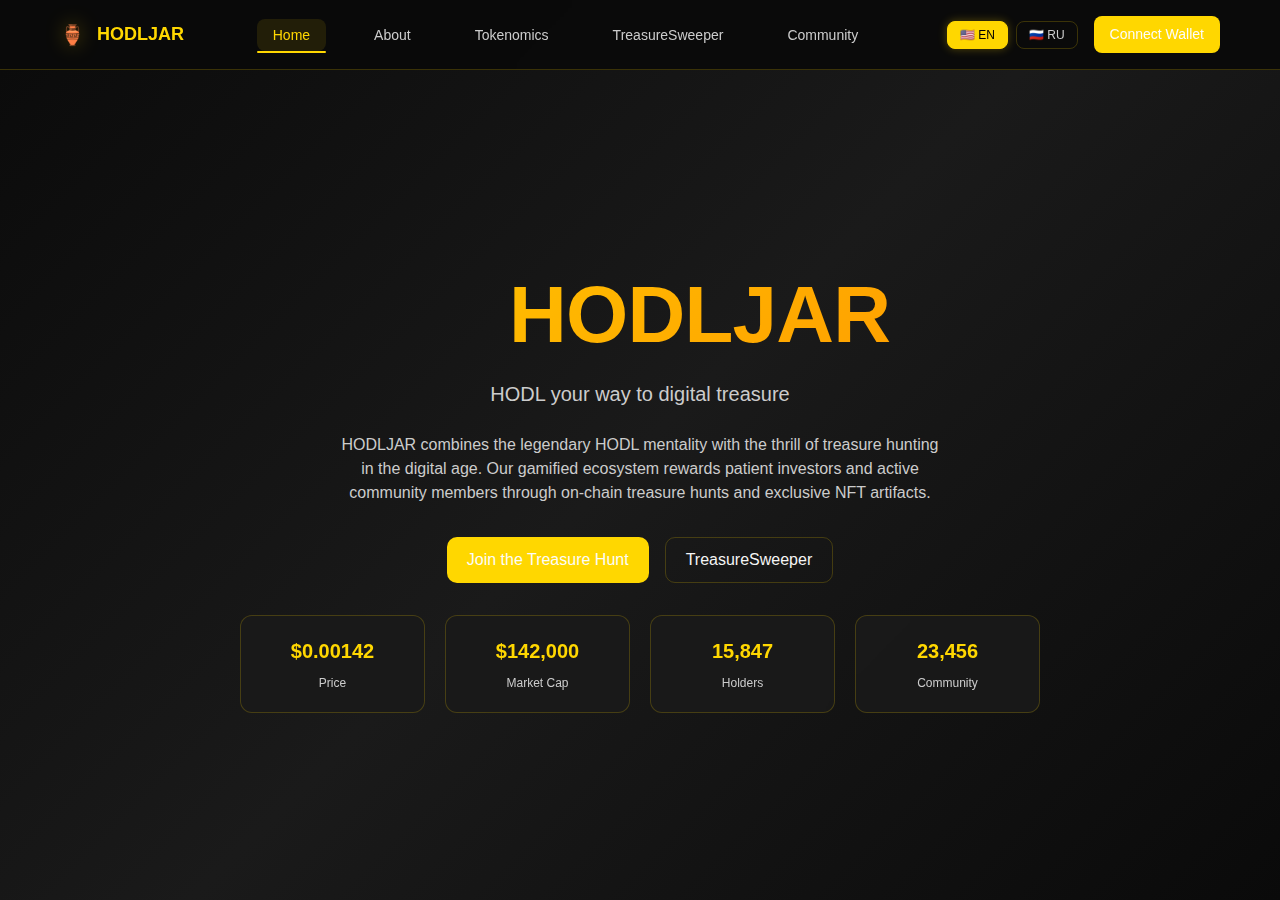
<file: index.html>
<!DOCTYPE html>
<html lang="en">
<head>
    <meta charset="UTF-8">
    <meta name="viewport" content="width=device-width, initial-scale=1.0">
    <title data-translate="title">HODLJAR - The Treasure Hunter's Meme Coin</title>
    <link rel="stylesheet" href="style.css">
</head>
<body>
    <!-- Navigation Header -->
    <nav class="main-nav">
        <div class="nav-container">
            <div class="nav-brand">
                <span class="brand-icon">🏺</span>
                <span class="brand-text">HODLJAR</span>
            </div>
            
            <div class="nav-menu">
                <button class="nav-link active" data-section="home" data-translate="home">Home</button>
                <button class="nav-link" data-section="about" data-translate="about">About</button>
                <button class="nav-link" data-section="tokenomics" data-translate="tokenomics">Tokenomics</button>
                <button class="nav-link" data-section="treasuresweeper" data-translate="treasureSweeper">TreasureSweeper</button>
                <button class="nav-link" data-section="community" data-translate="community">Community</button>
            </div>
            
            <div class="nav-actions">
                <div class="language-switcher">
                    <button class="lang-btn active" data-lang="en">🇺🇸 EN</button>
                    <button class="lang-btn" data-lang="ru">🇷🇺 RU</button>
                </div>
                <button class="btn btn--primary" id="connect-wallet" data-translate="connectWallet">Connect Wallet</button>
            </div>
        </div>
    </nav>

    <!-- Home Section -->
    <section id="home" class="page-section active">
        <div class="hero-section">
            <div class="container">
                <div class="hero-content">
                    <h1 class="hero-title">
                        <span class="treasure-icon">🏺</span>
                        HODLJAR
                    </h1>
                    <p class="hero-subtitle" data-translate="tagline">HODL your way to digital treasure</p>
                    <p class="hero-description" data-translate="aboutDesc1">HODLJAR combines the legendary HODL mentality with the thrill of treasure hunting in the digital age. Our gamified ecosystem rewards patient investors and active community members through on-chain treasure hunts and exclusive NFT artifacts.</p>
                    
                    <div class="hero-actions">
                        <button class="btn btn--primary btn--lg" data-translate="joinTreasureHunt">Join the Treasure Hunt</button>
                        <button class="btn btn--outline btn--lg game-btn" data-section="treasuresweeper" data-translate="treasureSweeper">TreasureSweeper</button>
                    </div>
                    
                    <div class="stats-grid">
                        <div class="stat-card">
                            <div class="stat-value">$0.00142</div>
                            <div class="stat-label">Price</div>
                        </div>
                        <div class="stat-card">
                            <div class="stat-value">$142,000</div>
                            <div class="stat-label">Market Cap</div>
                        </div>
                        <div class="stat-card">
                            <div class="stat-value">15,847</div>
                            <div class="stat-label">Holders</div>
                        </div>
                        <div class="stat-card">
                            <div class="stat-value">23,456</div>
                            <div class="stat-label">Community</div>
                        </div>
                    </div>
                </div>
            </div>
        </div>
    </section>

    <!-- About Section -->
    <section id="about" class="page-section">
        <div class="container">
            <h2 data-translate="about">About HODLJAR</h2>
            <div class="about-content">
                <p data-translate="aboutDesc1">HODLJAR combines the legendary HODL mentality with the thrill of treasure hunting in the digital age. Our gamified ecosystem rewards patient investors and active community members through on-chain treasure hunts and exclusive NFT artifacts.</p>
                <p data-translate="aboutDesc2">Built on Solana for lightning-fast transactions and low fees, HODLJAR creates a unique social experience where every holder becomes an explorer in search of digital riches.</p>
            </div>
        </div>
    </section>

    <!-- Tokenomics Section -->
    <section id="tokenomics" class="page-section">
        <div class="container">
            <h2 data-translate="tokenomics">Tokenomics</h2>
            <div class="tokenomics-content">
                <div class="token-supply">
                    <h3 data-translate="totalSupply">Total Supply</h3>
                    <div class="supply-value">100,000,000 JAR</div>
                </div>
                
                <div class="distribution-chart">
                    <div class="distribution-item">
                        <div class="distribution-bar">
                            <div class="bar-fill" style="width: 40%; background: var(--color-bg-1)"></div>
                        </div>
                        <div class="distribution-info">
                            <span class="percentage">40%</span>
                            <span class="label" data-translate="communityRewards">Community Rewards & Missions</span>
                        </div>
                    </div>
                    
                    <div class="distribution-item">
                        <div class="distribution-bar">
                            <div class="bar-fill" style="width: 30%; background: var(--color-bg-2)"></div>
                        </div>
                        <div class="distribution-info">
                            <span class="percentage">30%</span>
                            <span class="label" data-translate="liquidityExchange">Liquidity & Exchange Listings</span>
                        </div>
                    </div>
                    
                    <div class="distribution-item">
                        <div class="distribution-bar">
                            <div class="bar-fill" style="width: 15%; background: var(--color-bg-3)"></div>
                        </div>
                        <div class="distribution-info">
                            <span class="percentage">15%</span>
                            <span class="label" data-translate="teamAllocation">Team (locked 12 months)</span>
                        </div>
                    </div>
                    
                    <div class="distribution-item">
                        <div class="distribution-bar">
                            <div class="bar-fill" style="width: 10%; background: var(--color-bg-4)"></div>
                        </div>
                        <div class="distribution-info">
                            <span class="percentage">10%</span>
                            <span class="label" data-translate="marketingPartnerships">Marketing & Partnerships</span>
                        </div>
                    </div>
                    
                    <div class="distribution-item">
                        <div class="distribution-bar">
                            <div class="bar-fill" style="width: 5%; background: var(--color-bg-5)"></div>
                        </div>
                        <div class="distribution-info">
                            <span class="percentage">5%</span>
                            <span class="label" data-translate="treasuryDevelopment">Treasury & Development</span>
                        </div>
                    </div>
                </div>
            </div>
        </div>
    </section>

    <!-- TreasureSweeper Section -->
    <section id="treasuresweeper" class="page-section">
        <!-- Game Menu Screen -->
        <div id="game-menu" class="game-screen">
            <div class="container">
                <header class="game-header">
                    <h2 class="game-title" data-translate="gameTitle">TreasureSweeper Game</h2>
                    <p class="game-subtitle" data-translate="gameSubtitle">Find the treasure, avoid the traps!</p>
                    
                    <div class="daily-quest-card">
                        <h3 data-translate="dailyQuest">Daily Quest</h3>
                        <p id="daily-quest-text">Find 3 chests without mistakes</p>
                        <div class="quest-progress">
                            <span data-translate="questProgress">Quest Progress</span>: <span id="quest-progress">0/3</span>
                        </div>
                    </div>
                    
                    <div class="difficulty-selection">
                        <h3 data-translate="difficulty">Difficulty</h3>
                        <div class="difficulty-buttons">
                            <button class="difficulty-btn selected" data-difficulty="explorer">
                                <span class="difficulty-icon">🔍</span>
                                <div class="difficulty-info">
                                    <span class="difficulty-name" data-translate="explorer">Explorer</span>
                                    <span class="difficulty-desc">9×9 • 8 traps • 5 chests</span>
                                </div>
                            </button>
                            
                            <button class="difficulty-btn" data-difficulty="adventurer">
                                <span class="difficulty-icon">⚔️</span>
                                <div class="difficulty-info">
                                    <span class="difficulty-name" data-translate="adventurer">Adventurer</span>
                                    <span class="difficulty-desc">12×12 • 20 traps • 10 chests</span>
                                </div>
                            </button>
                            
                            <button class="difficulty-btn" data-difficulty="legend">
                                <span class="difficulty-icon">👑</span>
                                <div class="difficulty-info">
                                    <span class="difficulty-name" data-translate="legend">Legend</span>
                                    <span class="difficulty-desc">16×16 • 35 traps • 15 chests</span>
                                </div>
                            </button>
                        </div>
                    </div>
                    
                    <div class="game-menu-buttons">
                        <button id="start-game-btn" class="btn btn--primary btn--lg" data-translate="startGame">Start Game</button>
                        <button class="btn btn--secondary" data-translate="backToSite">Back to HODLJAR</button>
                    </div>
                </header>
            </div>
        </div>
        
        <!-- Game Playing Screen -->
        <div id="game-playing" class="game-screen hidden">
            <div class="container">
                <div class="game-interface">
                    <div class="game-header-bar">
                        <button id="back-to-game-menu" class="btn btn--outline btn--sm">Game Menu</button>
                        
                        <div class="game-stats">
                            <div class="stat-item">
                                <span class="stat-icon">📦</span>
                                <span data-translate="chestsFound">Chests Found</span>: <span id="chests-found">0</span>/<span id="total-chests">5</span>
                            </div>
                            <div class="stat-item">
                                <span class="stat-icon">💣</span>
                                <span data-translate="trapsLeft">Traps Left</span>: <span id="traps-left">8</span>
                            </div>
                            <div class="stat-item">
                                <span class="stat-icon">⏱️</span>
                                <span data-translate="time">Time</span>: <span id="game-timer">00:00</span>
                            </div>
                            <div class="stat-item">
                                <span class="stat-icon">⭐</span>
                                <span data-translate="score">Score</span>: <span id="current-score">0</span>
                            </div>
                        </div>
                        
                        <button id="new-game-btn" class="btn btn--primary btn--sm" data-translate="newGame">New Game</button>
                    </div>
                    
                    <div class="power-ups-panel">
                        <h4 data-translate="powerUps">Power-Ups</h4>
                        <div class="power-ups-list">
                            <button id="lantern-btn" class="power-up-btn" data-powerup="lantern">
                                <span class="power-up-icon">🔦</span>
                                <span class="power-up-name" data-translate="lantern">Lantern</span>
                                <span class="power-up-uses">1</span>
                            </button>
                            
                            <button id="ancient-map-btn" class="power-up-btn" data-powerup="ancientMap">
                                <span class="power-up-icon">🗺️</span>
                                <span class="power-up-name" data-translate="ancientMap">Ancient Map</span>
                                <span class="power-up-uses">1</span>
                            </button>
                            
                            <button id="explorers-rope-btn" class="power-up-btn" data-powerup="explorersRope">
                                <span class="power-up-icon">🪢</span>
                                <span class="power-up-name" data-translate="explorersRope">Explorer's Rope</span>
                                <span class="power-up-uses">1</span>
                            </button>
                        </div>
                    </div>
                    
                    <div class="game-board-container">
                        <div id="game-board" class="game-board"></div>
                    </div>
                </div>
            </div>
        </div>
    </section>

    <!-- Community Section -->
    <section id="community" class="page-section">
        <div class="container">
            <h2 data-translate="community">Community</h2>
            <div class="community-content">
                <p>Join our growing community of treasure hunters and HODL enthusiasts!</p>
                <div class="community-links">
                    <a href="#" target="_blank" class="community-link">
                        <span class="link-icon">📱</span>
                        <span>Telegram</span>
                    </a>
                    <a href="#" target="_blank" class="community-link">
                        <span class="link-icon">🐦</span>
                        <span>Twitter</span>
                    </a>
                    <a href="#" target="_blank" class="community-link">
                        <span class="link-icon">💬</span>
                        <span>Discord</span>
                    </a>
                </div>
            </div>
        </div>
    </section>

    <!-- End Game Modal -->
    <div id="end-game-modal" class="modal hidden">
        <div class="modal-content">
            <div class="modal-header">
                <h3 id="end-game-title">Game Over!</h3>
            </div>
            <div class="modal-body">
                <div class="end-game-stats">
                    <div class="final-score">
                        <span data-translate="finalScore">Final Score</span>: <span id="final-score">0</span>
                    </div>
                    <div class="game-time">
                        <span data-translate="time">Time</span>: <span id="final-time">00:00</span>
                    </div>
                    <div class="chests-collected">
                        <span data-translate="chestsFound">Chests Found</span>: <span id="final-chests">0</span>
                    </div>
                </div>
                
                <div class="end-game-actions">
                    <button id="play-again-btn" class="btn btn--primary" data-translate="playAgain">Play Again</button>
                    <button id="back-to-site-btn" class="btn btn--secondary" data-translate="backToSite">Back to HODLJAR</button>
                </div>
            </div>
        </div>
    </div>

    <!-- Wallet Connected Modal -->
    <div id="wallet-modal" class="modal hidden">
        <div class="modal-content">
            <div class="modal-header">
                <h3>Connect Wallet</h3>
                <button class="modal-close">&times;</button>
            </div>
            <div class="modal-body">
                <div class="wallet-options">
                    <button class="wallet-option" data-wallet="phantom">
                        <span class="wallet-icon">👻</span>
                        <span>Phantom</span>
                    </button>
                    <button class="wallet-option" data-wallet="solflare">
                        <span class="wallet-icon">☀️</span>
                        <span>Solflare</span>
                    </button>
                </div>
            </div>
        </div>
    </div>

    <script src="app.js"></script>
</body>
</html>
</file>
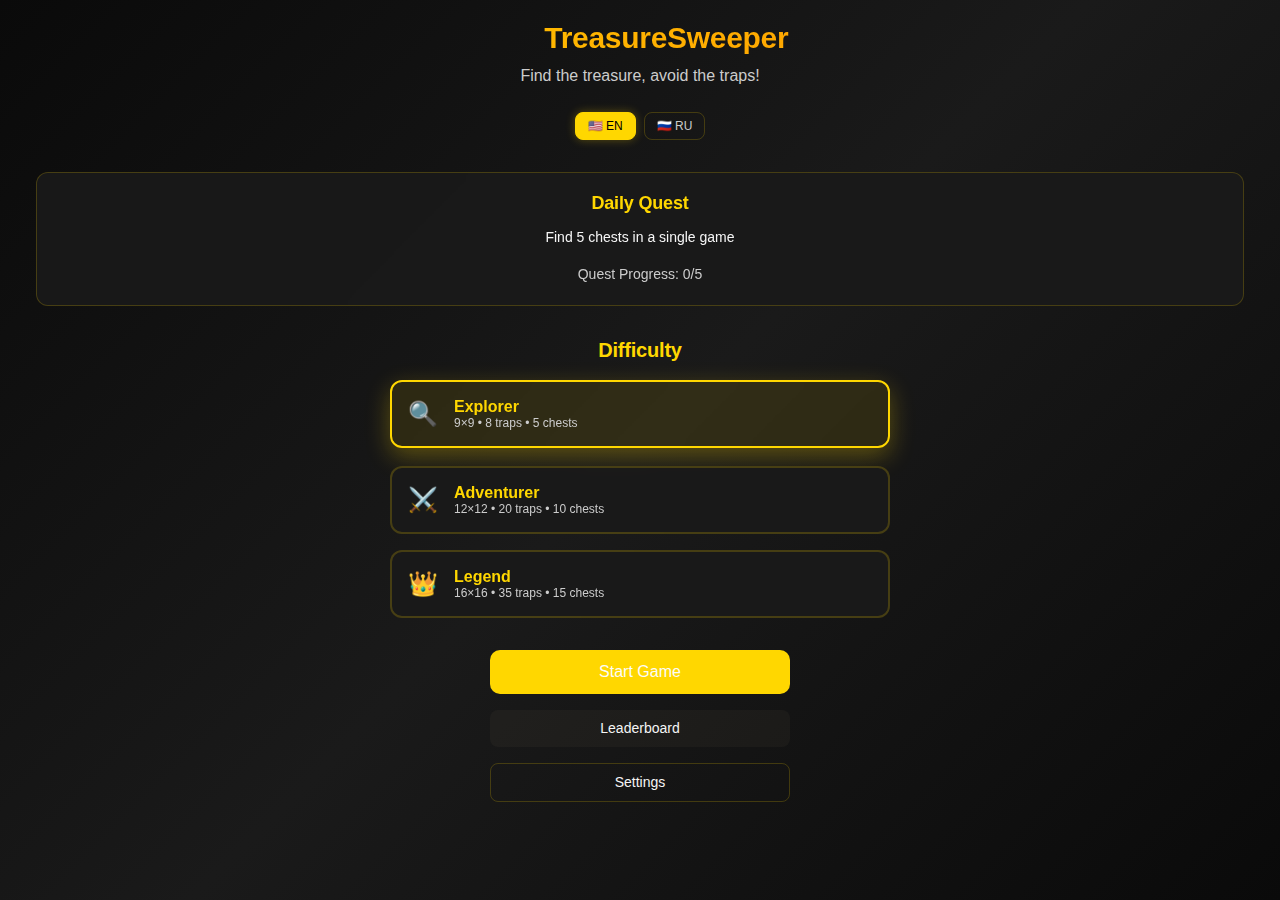
<file: game/index.html>
<!DOCTYPE html>
<html lang="en">
<head>
    <meta charset="UTF-8">
    <meta name="viewport" content="width=device-width, initial-scale=1.0">
    <title data-translate="title">TreasureSweeper</title>
    <link rel="stylesheet" href="style.css">
</head>
<body>
    <!-- Main Menu Screen -->
    <div id="main-menu" class="screen">
        <div class="container">
            <header class="game-header">
                <h1 class="game-title">
                    <span class="treasure-icon">🗺️</span>
                    <span data-translate="title">TreasureSweeper</span>
                </h1>
                <p class="game-subtitle" data-translate="subtitle">Find the treasure, avoid the traps!</p>
                
                <div class="language-switcher">
                    <button class="lang-btn active" data-lang="en">🇺🇸 EN</button>
                    <button class="lang-btn" data-lang="ru">🇷🇺 RU</button>
                </div>
            </header>
            
            <div class="menu-content">
                <div class="daily-quest-card">
                    <h3 data-translate="dailyQuest">Daily Quest</h3>
                    <p id="daily-quest-text">Find 3 chests without mistakes</p>
                    <div class="quest-progress">
                        <span data-translate="questProgress">Quest Progress</span>: <span id="quest-progress">0/3</span>
                    </div>
                </div>
                
                <div class="difficulty-selection">
                    <h3 data-translate="difficulty">Difficulty</h3>
                    <div class="difficulty-buttons">
                        <button class="difficulty-btn" data-difficulty="explorer">
                            <span class="difficulty-icon">🔍</span>
                            <div class="difficulty-info">
                                <span class="difficulty-name" data-translate="explorer">Explorer</span>
                                <span class="difficulty-desc">9×9 • 8 traps • 5 chests</span>
                            </div>
                        </button>
                        
                        <button class="difficulty-btn" data-difficulty="adventurer">
                            <span class="difficulty-icon">⚔️</span>
                            <div class="difficulty-info">
                                <span class="difficulty-name" data-translate="adventurer">Adventurer</span>
                                <span class="difficulty-desc">12×12 • 20 traps • 10 chests</span>
                            </div>
                        </button>
                        
                        <button class="difficulty-btn" data-difficulty="legend">
                            <span class="difficulty-icon">👑</span>
                            <div class="difficulty-info">
                                <span class="difficulty-name" data-translate="legend">Legend</span>
                                <span class="difficulty-desc">16×16 • 35 traps • 15 chests</span>
                            </div>
                        </button>
                    </div>
                </div>
                
                <div class="menu-buttons">
                    <button id="start-game-btn" class="btn btn--primary btn--lg" data-translate="startGame">Start Game</button>
                    <button id="leaderboard-btn" class="btn btn--secondary" data-translate="leaderboard">Leaderboard</button>
                    <button id="settings-btn" class="btn btn--outline" data-translate="settings">Settings</button>
                </div>
            </div>
        </div>
    </div>
    
    <!-- Game Screen -->
    <div id="game-screen" class="screen hidden">
        <div class="container">
            <div class="game-interface">
                <div class="game-header-bar">
                    <button id="back-to-menu" class="btn btn--outline btn--sm" data-translate="mainMenu">Main Menu</button>
                    
                    <div class="game-stats">
                        <div class="stat-item">
                            <span class="stat-icon">📦</span>
                            <span data-translate="chestsFound">Chests Found</span>: <span id="chests-found">0</span>/<span id="total-chests">5</span>
                        </div>
                        <div class="stat-item">
                            <span class="stat-icon">💣</span>
                            <span data-translate="trapsLeft">Traps Left</span>: <span id="traps-left">8</span>
                        </div>
                        <div class="stat-item">
                            <span class="stat-icon">⏱️</span>
                            <span data-translate="time">Time</span>: <span id="game-timer">00:00</span>
                        </div>
                        <div class="stat-item">
                            <span class="stat-icon">⭐</span>
                            <span data-translate="score">Score</span>: <span id="current-score">0</span>
                        </div>
                    </div>
                    
                    <button id="new-game-btn" class="btn btn--primary btn--sm" data-translate="newGame">New Game</button>
                </div>
                
                <div class="power-ups-panel">
                    <h4 data-translate="powerUps">Power-Ups</h4>
                    <div class="power-ups-list">
                        <button id="lantern-btn" class="power-up-btn" data-powerup="lantern">
                            <span class="power-up-icon">🔦</span>
                            <span class="power-up-name" data-translate="lantern">Lantern</span>
                            <span class="power-up-uses">1</span>
                        </button>
                        
                        <button id="ancient-map-btn" class="power-up-btn" data-powerup="ancientMap">
                            <span class="power-up-icon">🗺️</span>
                            <span class="power-up-name" data-translate="ancientMap">Ancient Map</span>
                            <span class="power-up-uses">1</span>
                        </button>
                        
                        <button id="explorers-rope-btn" class="power-up-btn" data-powerup="explorersRope">
                            <span class="power-up-icon">🪢</span>
                            <span class="power-up-name" data-translate="explorersRope">Explorer's Rope</span>
                            <span class="power-up-uses">1</span>
                        </button>
                    </div>
                </div>
                
                <div class="game-board-container">
                    <div id="game-board" class="game-board"></div>
                </div>
            </div>
        </div>
    </div>
    
    <!-- End Game Modal -->
    <div id="end-game-modal" class="modal hidden">
        <div class="modal-content">
            <div class="modal-header">
                <h3 id="end-game-title">Game Over!</h3>
            </div>
            <div class="modal-body">
                <div class="end-game-stats">
                    <div class="final-score">
                        <span data-translate="finalScore">Final Score</span>: <span id="final-score">0</span>
                    </div>
                    <div class="game-time">
                        <span data-translate="time">Time</span>: <span id="final-time">00:00</span>
                    </div>
                    <div class="chests-collected">
                        <span data-translate="chestsFound">Chests Found</span>: <span id="final-chests">0</span>
                    </div>
                </div>
                
                <div class="end-game-actions">
                    <button id="play-again-btn" class="btn btn--primary" data-translate="playAgain">Play Again</button>
                    <button id="back-to-main-btn" class="btn btn--secondary" data-translate="mainMenu">Main Menu</button>
                </div>
            </div>
        </div>
    </div>
    
    <!-- Leaderboard Modal -->
    <div id="leaderboard-modal" class="modal hidden">
        <div class="modal-content">
            <div class="modal-header">
                <h3 data-translate="leaderboard">Leaderboard</h3>
                <button class="modal-close">&times;</button>
            </div>
            <div class="modal-body">
                <div class="leaderboard-tabs">
                    <button class="tab-btn active" data-difficulty="explorer">Explorer</button>
                    <button class="tab-btn" data-difficulty="adventurer">Adventurer</button>
                    <button class="tab-btn" data-difficulty="legend">Legend</button>
                </div>
                
                <div id="leaderboard-content" class="leaderboard-list">
                    <!-- Leaderboard entries will be populated here -->
                </div>
            </div>
        </div>
    </div>
    
    <!-- Settings Modal -->
    <div id="settings-modal" class="modal hidden">
        <div class="modal-content">
            <div class="modal-header">
                <h3 data-translate="settings">Settings</h3>
                <button class="modal-close">&times;</button>
            </div>
            <div class="modal-body">
                <div class="setting-item">
                    <label for="sound-toggle" data-translate="soundToggle">Sound</label>
                    <input type="checkbox" id="sound-toggle" checked>
                </div>
                
                <div class="setting-item">
                    <label for="language-select" data-translate="languageSelect">Language</label>
                    <select id="language-select" class="form-control">
                        <option value="en">English</option>
                        <option value="ru">Русский</option>
                    </select>
                </div>
                
                <div class="statistics-section">
                    <h4 data-translate="statistics">Statistics</h4>
                    <div class="stats-grid">
                        <div class="stat-card">
                            <span class="stat-number" id="games-played">0</span>
                            <span class="stat-label" data-translate="gamesPlayed">Games Played</span>
                        </div>
                        <div class="stat-card">
                            <span class="stat-number" id="win-rate">0%</span>
                            <span class="stat-label" data-translate="winRate">Win Rate</span>
                        </div>
                        <div class="stat-card">
                            <span class="stat-number" id="avg-time">00:00</span>
                            <span class="stat-label" data-translate="averageTime">Average Time</span>
                        </div>
                        <div class="stat-card">
                            <span class="stat-number" id="best-time">--:--</span>
                            <span class="stat-label" data-translate="bestTime">Best Time</span>
                        </div>
                    </div>
                </div>
            </div>
        </div>
    </div>

    <script src="app.js"></script>
</body>
</html>
</file>
<file: style.css>
:root {
  /* Primitive Color Tokens */
  --color-white: rgba(255, 255, 255, 1);
  --color-black: rgba(0, 0, 0, 1);
  --color-cream-50: rgba(252, 252, 249, 1);
  --color-cream-100: rgba(255, 255, 253, 1);
  --color-gray-200: rgba(245, 245, 245, 1);
  --color-gray-300: rgba(167, 169, 169, 1);
  --color-gray-400: rgba(119, 124, 124, 1);
  --color-slate-500: rgba(98, 108, 113, 1);
  --color-brown-600: rgba(94, 82, 64, 1);
  --color-charcoal-700: rgba(31, 33, 33, 1);
  --color-charcoal-800: rgba(38, 40, 40, 1);
  --color-slate-900: rgba(19, 52, 59, 1);
  --color-teal-300: rgba(50, 184, 198, 1);
  --color-teal-400: rgba(45, 166, 178, 1);
  --color-teal-500: rgba(33, 128, 141, 1);
  --color-teal-600: rgba(29, 116, 128, 1);
  --color-teal-700: rgba(26, 104, 115, 1);
  --color-teal-800: rgba(41, 150, 161, 1);
  --color-red-400: rgba(255, 84, 89, 1);
  --color-red-500: rgba(192, 21, 47, 1);
  --color-orange-400: rgba(230, 129, 97, 1);
  --color-orange-500: rgba(168, 75, 47, 1);

  /* RGB versions for opacity control */
  --color-brown-600-rgb: 94, 82, 64;
  --color-teal-500-rgb: 33, 128, 141;
  --color-slate-900-rgb: 19, 52, 59;
  --color-slate-500-rgb: 98, 108, 113;
  --color-red-500-rgb: 192, 21, 47;
  --color-red-400-rgb: 255, 84, 89;
  --color-orange-500-rgb: 168, 75, 47;
  --color-orange-400-rgb: 230, 129, 97;

  /* Background color tokens (Light Mode) */
  --color-bg-1: rgba(59, 130, 246, 0.08); /* Light blue */
  --color-bg-2: rgba(245, 158, 11, 0.08); /* Light yellow */
  --color-bg-3: rgba(34, 197, 94, 0.08); /* Light green */
  --color-bg-4: rgba(239, 68, 68, 0.08); /* Light red */
  --color-bg-5: rgba(147, 51, 234, 0.08); /* Light purple */
  --color-bg-6: rgba(249, 115, 22, 0.08); /* Light orange */
  --color-bg-7: rgba(236, 72, 153, 0.08); /* Light pink */
  --color-bg-8: rgba(6, 182, 212, 0.08); /* Light cyan */

  /* Semantic Color Tokens (Light Mode) */
  --color-background: var(--color-cream-50);
  --color-surface: var(--color-cream-100);
  --color-text: var(--color-slate-900);
  --color-text-secondary: var(--color-slate-500);
  --color-primary: var(--color-teal-500);
  --color-primary-hover: var(--color-teal-600);
  --color-primary-active: var(--color-teal-700);
  --color-secondary: rgba(var(--color-brown-600-rgb), 0.12);
  --color-secondary-hover: rgba(var(--color-brown-600-rgb), 0.2);
  --color-secondary-active: rgba(var(--color-brown-600-rgb), 0.25);
  --color-border: rgba(var(--color-brown-600-rgb), 0.2);
  --color-btn-primary-text: var(--color-cream-50);
  --color-card-border: rgba(var(--color-brown-600-rgb), 0.12);
  --color-card-border-inner: rgba(var(--color-brown-600-rgb), 0.12);
  --color-error: var(--color-red-500);
  --color-success: var(--color-teal-500);
  --color-warning: var(--color-orange-500);
  --color-info: var(--color-slate-500);
  --color-focus-ring: rgba(var(--color-teal-500-rgb), 0.4);
  --color-select-caret: rgba(var(--color-slate-900-rgb), 0.8);

  /* Common style patterns */
  --focus-ring: 0 0 0 3px var(--color-focus-ring);
  --focus-outline: 2px solid var(--color-primary);
  --status-bg-opacity: 0.15;
  --status-border-opacity: 0.25;
  --select-caret-light: url("data:image/svg+xml,%3Csvg xmlns='http://www.w3.org/2000/svg' width='16' height='16' viewBox='0 0 24 24' fill='none' stroke='%23134252' stroke-width='2' stroke-linecap='round' stroke-linejoin='round'%3E%3Cpolyline points='6 9 12 15 18 9'%3E%3C/polyline%3E%3C/svg%3E");
  --select-caret-dark: url("data:image/svg+xml,%3Csvg xmlns='http://www.w3.org/2000/svg' width='16' height='16' viewBox='0 0 24 24' fill='none' stroke='%23f5f5f5' stroke-width='2' stroke-linecap='round' stroke-linejoin='round'%3E%3Cpolyline points='6 9 12 15 18 9'%3E%3C/polyline%3E%3C/svg%3E");

  /* RGB versions for opacity control */
  --color-success-rgb: 33, 128, 141;
  --color-error-rgb: 192, 21, 47;
  --color-warning-rgb: 168, 75, 47;
  --color-info-rgb: 98, 108, 113;

  /* Typography */
  --font-family-base: "FKGroteskNeue", "Geist", "Inter", -apple-system,
    BlinkMacSystemFont, "Segoe UI", Roboto, sans-serif;
  --font-family-mono: "Berkeley Mono", ui-monospace, SFMono-Regular, Menlo,
    Monaco, Consolas, monospace;
  --font-size-xs: 11px;
  --font-size-sm: 12px;
  --font-size-base: 14px;
  --font-size-md: 14px;
  --font-size-lg: 16px;
  --font-size-xl: 18px;
  --font-size-2xl: 20px;
  --font-size-3xl: 24px;
  --font-size-4xl: 30px;
  --font-weight-normal: 400;
  --font-weight-medium: 500;
  --font-weight-semibold: 550;
  --font-weight-bold: 600;
  --line-height-tight: 1.2;
  --line-height-normal: 1.5;
  --letter-spacing-tight: -0.01em;

  /* Spacing */
  --space-0: 0;
  --space-1: 1px;
  --space-2: 2px;
  --space-4: 4px;
  --space-6: 6px;
  --space-8: 8px;
  --space-10: 10px;
  --space-12: 12px;
  --space-16: 16px;
  --space-20: 20px;
  --space-24: 24px;
  --space-32: 32px;

  /* Border Radius */
  --radius-sm: 6px;
  --radius-base: 8px;
  --radius-md: 10px;
  --radius-lg: 12px;
  --radius-full: 9999px;

  /* Shadows */
  --shadow-xs: 0 1px 2px rgba(0, 0, 0, 0.02);
  --shadow-sm: 0 1px 3px rgba(0, 0, 0, 0.04), 0 1px 2px rgba(0, 0, 0, 0.02);
  --shadow-md: 0 4px 6px -1px rgba(0, 0, 0, 0.04),
    0 2px 4px -1px rgba(0, 0, 0, 0.02);
  --shadow-lg: 0 10px 15px -3px rgba(0, 0, 0, 0.04),
    0 4px 6px -2px rgba(0, 0, 0, 0.02);
  --shadow-inset-sm: inset 0 1px 0 rgba(255, 255, 255, 0.15),
    inset 0 -1px 0 rgba(0, 0, 0, 0.03);

  /* Animation */
  --duration-fast: 150ms;
  --duration-normal: 250ms;
  --ease-standard: cubic-bezier(0.16, 1, 0.3, 1);

  /* Layout */
  --container-sm: 640px;
  --container-md: 768px;
  --container-lg: 1024px;
  --container-xl: 1280px;
}

/* Dark mode colors */
@media (prefers-color-scheme: dark) {
  :root {
    /* RGB versions for opacity control (Dark Mode) */
    --color-gray-400-rgb: 119, 124, 124;
    --color-teal-300-rgb: 50, 184, 198;
    --color-gray-300-rgb: 167, 169, 169;
    --color-gray-200-rgb: 245, 245, 245;

    /* Background color tokens (Dark Mode) */
    --color-bg-1: rgba(29, 78, 216, 0.15); /* Dark blue */
    --color-bg-2: rgba(180, 83, 9, 0.15); /* Dark yellow */
    --color-bg-3: rgba(21, 128, 61, 0.15); /* Dark green */
    --color-bg-4: rgba(185, 28, 28, 0.15); /* Dark red */
    --color-bg-5: rgba(107, 33, 168, 0.15); /* Dark purple */
    --color-bg-6: rgba(194, 65, 12, 0.15); /* Dark orange */
    --color-bg-7: rgba(190, 24, 93, 0.15); /* Dark pink */
    --color-bg-8: rgba(8, 145, 178, 0.15); /* Dark cyan */
    
    /* Semantic Color Tokens (Dark Mode) */
    --color-background: var(--color-charcoal-700);
    --color-surface: var(--color-charcoal-800);
    --color-text: var(--color-gray-200);
    --color-text-secondary: rgba(var(--color-gray-300-rgb), 0.7);
    --color-primary: var(--color-teal-300);
    --color-primary-hover: var(--color-teal-400);
    --color-primary-active: var(--color-teal-800);
    --color-secondary: rgba(var(--color-gray-400-rgb), 0.15);
    --color-secondary-hover: rgba(var(--color-gray-400-rgb), 0.25);
    --color-secondary-active: rgba(var(--color-gray-400-rgb), 0.3);
    --color-border: rgba(var(--color-gray-400-rgb), 0.3);
    --color-error: var(--color-red-400);
    --color-success: var(--color-teal-300);
    --color-warning: var(--color-orange-400);
    --color-info: var(--color-gray-300);
    --color-focus-ring: rgba(var(--color-teal-300-rgb), 0.4);
    --color-btn-primary-text: var(--color-slate-900);
    --color-card-border: rgba(var(--color-gray-400-rgb), 0.2);
    --color-card-border-inner: rgba(var(--color-gray-400-rgb), 0.15);
    --shadow-inset-sm: inset 0 1px 0 rgba(255, 255, 255, 0.1),
      inset 0 -1px 0 rgba(0, 0, 0, 0.15);
    --button-border-secondary: rgba(var(--color-gray-400-rgb), 0.2);
    --color-border-secondary: rgba(var(--color-gray-400-rgb), 0.2);
    --color-select-caret: rgba(var(--color-gray-200-rgb), 0.8);

    /* Common style patterns - updated for dark mode */
    --focus-ring: 0 0 0 3px var(--color-focus-ring);
    --focus-outline: 2px solid var(--color-primary);
    --status-bg-opacity: 0.15;
    --status-border-opacity: 0.25;
    --select-caret-light: url("data:image/svg+xml,%3Csvg xmlns='http://www.w3.org/2000/svg' width='16' height='16' viewBox='0 0 24 24' fill='none' stroke='%23134252' stroke-width='2' stroke-linecap='round' stroke-linejoin='round'%3E%3Cpolyline points='6 9 12 15 18 9'%3E%3C/polyline%3E%3C/svg%3E");
    --select-caret-dark: url("data:image/svg+xml,%3Csvg xmlns='http://www.w3.org/2000/svg' width='16' height='16' viewBox='0 0 24 24' fill='none' stroke='%23f5f5f5' stroke-width='2' stroke-linecap='round' stroke-linejoin='round'%3E%3Cpolyline points='6 9 12 15 18 9'%3E%3C/polyline%3E%3C/svg%3E");

    /* RGB versions for dark mode */
    --color-success-rgb: var(--color-teal-300-rgb);
    --color-error-rgb: var(--color-red-400-rgb);
    --color-warning-rgb: var(--color-orange-400-rgb);
    --color-info-rgb: var(--color-gray-300-rgb);
  }
}

/* Data attribute for manual theme switching */
[data-color-scheme="dark"] {
  /* RGB versions for opacity control (dark mode) */
  --color-gray-400-rgb: 119, 124, 124;
  --color-teal-300-rgb: 50, 184, 198;
  --color-gray-300-rgb: 167, 169, 169;
  --color-gray-200-rgb: 245, 245, 245;

  /* Colorful background palette - Dark Mode */
  --color-bg-1: rgba(29, 78, 216, 0.15); /* Dark blue */
  --color-bg-2: rgba(180, 83, 9, 0.15); /* Dark yellow */
  --color-bg-3: rgba(21, 128, 61, 0.15); /* Dark green */
  --color-bg-4: rgba(185, 28, 28, 0.15); /* Dark red */
  --color-bg-5: rgba(107, 33, 168, 0.15); /* Dark purple */
  --color-bg-6: rgba(194, 65, 12, 0.15); /* Dark orange */
  --color-bg-7: rgba(190, 24, 93, 0.15); /* Dark pink */
  --color-bg-8: rgba(8, 145, 178, 0.15); /* Dark cyan */
  
  /* Semantic Color Tokens (Dark Mode) */
  --color-background: var(--color-charcoal-700);
  --color-surface: var(--color-charcoal-800);
  --color-text: var(--color-gray-200);
  --color-text-secondary: rgba(var(--color-gray-300-rgb), 0.7);
  --color-primary: var(--color-teal-300);
  --color-primary-hover: var(--color-teal-400);
  --color-primary-active: var(--color-teal-800);
  --color-secondary: rgba(var(--color-gray-400-rgb), 0.15);
  --color-secondary-hover: rgba(var(--color-gray-400-rgb), 0.25);
  --color-secondary-active: rgba(var(--color-gray-400-rgb), 0.3);
  --color-border: rgba(var(--color-gray-400-rgb), 0.3);
  --color-error: var(--color-red-400);
  --color-success: var(--color-teal-300);
  --color-warning: var(--color-orange-400);
  --color-info: var(--color-gray-300);
  --color-focus-ring: rgba(var(--color-teal-300-rgb), 0.4);
  --color-btn-primary-text: var(--color-slate-900);
  --color-card-border: rgba(var(--color-gray-400-rgb), 0.15);
  --color-card-border-inner: rgba(var(--color-gray-400-rgb), 0.15);
  --shadow-inset-sm: inset 0 1px 0 rgba(255, 255, 255, 0.1),
    inset 0 -1px 0 rgba(0, 0, 0, 0.15);
  --color-border-secondary: rgba(var(--color-gray-400-rgb), 0.2);
  --color-select-caret: rgba(var(--color-gray-200-rgb), 0.8);

  /* Common style patterns - updated for dark mode */
  --focus-ring: 0 0 0 3px var(--color-focus-ring);
  --focus-outline: 2px solid var(--color-primary);
  --status-bg-opacity: 0.15;
  --status-border-opacity: 0.25;
  --select-caret-light: url("data:image/svg+xml,%3Csvg xmlns='http://www.w3.org/2000/svg' width='16' height='16' viewBox='0 0 24 24' fill='none' stroke='%23134252' stroke-width='2' stroke-linecap='round' stroke-linejoin='round'%3E%3Cpolyline points='6 9 12 15 18 9'%3E%3C/polyline%3E%3C/svg%3E");
  --select-caret-dark: url("data:image/svg+xml,%3Csvg xmlns='http://www.w3.org/2000/svg' width='16' height='16' viewBox='0 0 24 24' fill='none' stroke='%23f5f5f5' stroke-width='2' stroke-linecap='round' stroke-linejoin='round'%3E%3Cpolyline points='6 9 12 15 18 9'%3E%3C/polyline%3E%3C/svg%3E");

  /* RGB versions for dark mode */
  --color-success-rgb: var(--color-teal-300-rgb);
  --color-error-rgb: var(--color-red-400-rgb);
  --color-warning-rgb: var(--color-orange-400-rgb);
  --color-info-rgb: var(--color-gray-300-rgb);
}

[data-color-scheme="light"] {
  /* RGB versions for opacity control (light mode) */
  --color-brown-600-rgb: 94, 82, 64;
  --color-teal-500-rgb: 33, 128, 141;
  --color-slate-900-rgb: 19, 52, 59;
  
  /* Semantic Color Tokens (Light Mode) */
  --color-background: var(--color-cream-50);
  --color-surface: var(--color-cream-100);
  --color-text: var(--color-slate-900);
  --color-text-secondary: var(--color-slate-500);
  --color-primary: var(--color-teal-500);
  --color-primary-hover: var(--color-teal-600);
  --color-primary-active: var(--color-teal-700);
  --color-secondary: rgba(var(--color-brown-600-rgb), 0.12);
  --color-secondary-hover: rgba(var(--color-brown-600-rgb), 0.2);
  --color-secondary-active: rgba(var(--color-brown-600-rgb), 0.25);
  --color-border: rgba(var(--color-brown-600-rgb), 0.2);
  --color-btn-primary-text: var(--color-cream-50);
  --color-card-border: rgba(var(--color-brown-600-rgb), 0.12);
  --color-card-border-inner: rgba(var(--color-brown-600-rgb), 0.12);
  --color-error: var(--color-red-500);
  --color-success: var(--color-teal-500);
  --color-warning: var(--color-orange-500);
  --color-info: var(--color-slate-500);
  --color-focus-ring: rgba(var(--color-teal-500-rgb), 0.4);

  /* RGB versions for light mode */
  --color-success-rgb: var(--color-teal-500-rgb);
  --color-error-rgb: var(--color-red-500-rgb);
  --color-warning-rgb: var(--color-orange-500-rgb);
  --color-info-rgb: var(--color-slate-500-rgb);
}

/* Base styles */
html {
  font-size: var(--font-size-base);
  font-family: var(--font-family-base);
  line-height: var(--line-height-normal);
  color: var(--color-text);
  background-color: var(--color-background);
  -webkit-font-smoothing: antialiased;
  box-sizing: border-box;
}

body {
  margin: 0;
  padding: 0;
}

*,
*::before,
*::after {
  box-sizing: inherit;
}

/* Typography */
h1,
h2,
h3,
h4,
h5,
h6 {
  margin: 0;
  font-weight: var(--font-weight-semibold);
  line-height: var(--line-height-tight);
  color: var(--color-text);
  letter-spacing: var(--letter-spacing-tight);
}

h1 {
  font-size: var(--font-size-4xl);
}
h2 {
  font-size: var(--font-size-3xl);
}
h3 {
  font-size: var(--font-size-2xl);
}
h4 {
  font-size: var(--font-size-xl);
}
h5 {
  font-size: var(--font-size-lg);
}
h6 {
  font-size: var(--font-size-md);
}

p {
  margin: 0 0 var(--space-16) 0;
}

a {
  color: var(--color-primary);
  text-decoration: none;
  transition: color var(--duration-fast) var(--ease-standard);
}

a:hover {
  color: var(--color-primary-hover);
}

code,
pre {
  font-family: var(--font-family-mono);
  font-size: calc(var(--font-size-base) * 0.95);
  background-color: var(--color-secondary);
  border-radius: var(--radius-sm);
}

code {
  padding: var(--space-1) var(--space-4);
}

pre {
  padding: var(--space-16);
  margin: var(--space-16) 0;
  overflow: auto;
  border: 1px solid var(--color-border);
}

pre code {
  background: none;
  padding: 0;
}

/* Buttons */
.btn {
  display: inline-flex;
  align-items: center;
  justify-content: center;
  padding: var(--space-8) var(--space-16);
  border-radius: var(--radius-base);
  font-size: var(--font-size-base);
  font-weight: 500;
  line-height: 1.5;
  cursor: pointer;
  transition: all var(--duration-normal) var(--ease-standard);
  border: none;
  text-decoration: none;
  position: relative;
}

.btn:focus-visible {
  outline: none;
  box-shadow: var(--focus-ring);
}

.btn--primary {
  background: var(--color-primary);
  color: var(--color-btn-primary-text);
}

.btn--primary:hover {
  background: var(--color-primary-hover);
}

.btn--primary:active {
  background: var(--color-primary-active);
}

.btn--secondary {
  background: var(--color-secondary);
  color: var(--color-text);
}

.btn--secondary:hover {
  background: var(--color-secondary-hover);
}

.btn--secondary:active {
  background: var(--color-secondary-active);
}

.btn--outline {
  background: transparent;
  border: 1px solid var(--color-border);
  color: var(--color-text);
}

.btn--outline:hover {
  background: var(--color-secondary);
}

.btn--sm {
  padding: var(--space-4) var(--space-12);
  font-size: var(--font-size-sm);
  border-radius: var(--radius-sm);
}

.btn--lg {
  padding: var(--space-10) var(--space-20);
  font-size: var(--font-size-lg);
  border-radius: var(--radius-md);
}

.btn--full-width {
  width: 100%;
}

.btn:disabled {
  opacity: 0.5;
  cursor: not-allowed;
}

/* Form elements */
.form-control {
  display: block;
  width: 100%;
  padding: var(--space-8) var(--space-12);
  font-size: var(--font-size-md);
  line-height: 1.5;
  color: var(--color-text);
  background-color: var(--color-surface);
  border: 1px solid var(--color-border);
  border-radius: var(--radius-base);
  transition: border-color var(--duration-fast) var(--ease-standard),
    box-shadow var(--duration-fast) var(--ease-standard);
}

textarea.form-control {
  font-family: var(--font-family-base);
  font-size: var(--font-size-base);
}

select.form-control {
  padding: var(--space-8) var(--space-12);
  -webkit-appearance: none;
  -moz-appearance: none;
  appearance: none;
  background-image: var(--select-caret-light);
  background-repeat: no-repeat;
  background-position: right var(--space-12) center;
  background-size: 16px;
  padding-right: var(--space-32);
}

/* Add a dark mode specific caret */
@media (prefers-color-scheme: dark) {
  select.form-control {
    background-image: var(--select-caret-dark);
  }
}

/* Also handle data-color-scheme */
[data-color-scheme="dark"] select.form-control {
  background-image: var(--select-caret-dark);
}

[data-color-scheme="light"] select.form-control {
  background-image: var(--select-caret-light);
}

.form-control:focus {
  border-color: var(--color-primary);
  outline: var(--focus-outline);
}

.form-label {
  display: block;
  margin-bottom: var(--space-8);
  font-weight: var(--font-weight-medium);
  font-size: var(--font-size-sm);
}

.form-group {
  margin-bottom: var(--space-16);
}

/* Card component */
.card {
  background-color: var(--color-surface);
  border-radius: var(--radius-lg);
  border: 1px solid var(--color-card-border);
  box-shadow: var(--shadow-sm);
  overflow: hidden;
  transition: box-shadow var(--duration-normal) var(--ease-standard);
}

.card:hover {
  box-shadow: var(--shadow-md);
}

.card__body {
  padding: var(--space-16);
}

.card__header,
.card__footer {
  padding: var(--space-16);
  border-bottom: 1px solid var(--color-card-border-inner);
}

/* Status indicators - simplified with CSS variables */
.status {
  display: inline-flex;
  align-items: center;
  padding: var(--space-6) var(--space-12);
  border-radius: var(--radius-full);
  font-weight: var(--font-weight-medium);
  font-size: var(--font-size-sm);
}

.status--success {
  background-color: rgba(
    var(--color-success-rgb, 33, 128, 141),
    var(--status-bg-opacity)
  );
  color: var(--color-success);
  border: 1px solid
    rgba(var(--color-success-rgb, 33, 128, 141), var(--status-border-opacity));
}

.status--error {
  background-color: rgba(
    var(--color-error-rgb, 192, 21, 47),
    var(--status-bg-opacity)
  );
  color: var(--color-error);
  border: 1px solid
    rgba(var(--color-error-rgb, 192, 21, 47), var(--status-border-opacity));
}

.status--warning {
  background-color: rgba(
    var(--color-warning-rgb, 168, 75, 47),
    var(--status-bg-opacity)
  );
  color: var(--color-warning);
  border: 1px solid
    rgba(var(--color-warning-rgb, 168, 75, 47), var(--status-border-opacity));
}

.status--info {
  background-color: rgba(
    var(--color-info-rgb, 98, 108, 113),
    var(--status-bg-opacity)
  );
  color: var(--color-info);
  border: 1px solid
    rgba(var(--color-info-rgb, 98, 108, 113), var(--status-border-opacity));
}

/* Container layout */
.container {
  width: 100%;
  margin-right: auto;
  margin-left: auto;
  padding-right: var(--space-16);
  padding-left: var(--space-16);
}

@media (min-width: 640px) {
  .container {
    max-width: var(--container-sm);
  }
}
@media (min-width: 768px) {
  .container {
    max-width: var(--container-md);
  }
}
@media (min-width: 1024px) {
  .container {
    max-width: var(--container-lg);
  }
}
@media (min-width: 1280px) {
  .container {
    max-width: var(--container-xl);
  }
}

/* Utility classes */
.flex {
  display: flex;
}
.flex-col {
  flex-direction: column;
}
.items-center {
  align-items: center;
}
.justify-center {
  justify-content: center;
}
.justify-between {
  justify-content: space-between;
}
.gap-4 {
  gap: var(--space-4);
}
.gap-8 {
  gap: var(--space-8);
}
.gap-16 {
  gap: var(--space-16);
}

.m-0 {
  margin: 0;
}
.mt-8 {
  margin-top: var(--space-8);
}
.mb-8 {
  margin-bottom: var(--space-8);
}
.mx-8 {
  margin-left: var(--space-8);
  margin-right: var(--space-8);
}
.my-8 {
  margin-top: var(--space-8);
  margin-bottom: var(--space-8);
}

.p-0 {
  padding: 0;
}
.py-8 {
  padding-top: var(--space-8);
  padding-bottom: var(--space-8);
}
.px-8 {
  padding-left: var(--space-8);
  padding-right: var(--space-8);
}
.py-16 {
  padding-top: var(--space-16);
  padding-bottom: var(--space-16);
}
.px-16 {
  padding-left: var(--space-16);
  padding-right: var(--space-16);
}

.block {
  display: block;
}
.hidden {
  display: none;
}

/* Accessibility */
.sr-only {
  position: absolute;
  width: 1px;
  height: 1px;
  padding: 0;
  margin: -1px;
  overflow: hidden;
  clip: rect(0, 0, 0, 0);
  white-space: nowrap;
  border-width: 0;
}

:focus-visible {
  outline: var(--focus-outline);
  outline-offset: 2px;
}

/* Dark mode specifics */
[data-color-scheme="dark"] .btn--outline {
  border: 1px solid var(--color-border-secondary);
}

@font-face {
  font-family: 'FKGroteskNeue';
  src: url('https://r2cdn.perplexity.ai/fonts/FKGroteskNeue.woff2')
    format('woff2');
}

/* END PERPLEXITY DESIGN SYSTEM */
/* Custom smoking candle cursor for HODLJAR */
* {
  cursor: url("data:image/svg+xml,%3Csvg width='24' height='32' viewBox='0 0 24 32' xmlns='http://www.w3.org/2000/svg'%3E%3Cdefs%3E%3ClinearGradient id='candle' x1='0%25' y1='0%25' x2='0%25' y2='100%25'%3E%3Cstop offset='0%25' style='stop-color:%23FFD700;stop-opacity:1' /%3E%3Cstop offset='70%25' style='stop-color:%23FF8C00;stop-opacity:1' /%3E%3Cstop offset='100%25' style='stop-color:%23B8860B;stop-opacity:1' /%3E%3C/linearGradient%3E%3CradialGradient id='flame' cx='50%25' cy='30%25' r='60%25'%3E%3Cstop offset='0%25' style='stop-color:%23FFD700;stop-opacity:0.9' /%3E%3Cstop offset='50%25' style='stop-color:%23FF8C00;stop-opacity:0.7' /%3E%3Cstop offset='100%25' style='stop-color:%23FF4500;stop-opacity:0.5' /%3E%3C/radialGradient%3E%3C/defs%3E%3C!-- Candle body --%3E%3Crect x='9' y='8' width='6' height='20' fill='url(%23candle)' rx='1'/%3E%3C!-- Flame --%3E%3Cellipse cx='12' cy='6' rx='3' ry='4' fill='url(%23flame)'/%3E%3C!-- Smoke wisps --%3E%3Cpath d='M12 2 Q10 1 11 0 Q13 1 12 2' stroke='%23999' stroke-width='0.5' fill='none' opacity='0.6'/%3E%3C/svg%3E") 12 16, auto !important;
}

/* Interactive elements get glowing cursor */
button:hover, a:hover, .nav-link:hover, .cell:hover, .difficulty-btn:hover {
  cursor: url("data:image/svg+xml,%3Csvg width='24' height='32' viewBox='0 0 24 32' xmlns='http://www.w3.org/2000/svg'%3E%3Cdefs%3E%3ClinearGradient id='candle' x1='0%25' y1='0%25' x2='0%25' y2='100%25'%3E%3Cstop offset='0%25' style='stop-color:%23FFD700;stop-opacity:1' /%3E%3Cstop offset='70%25' style='stop-color:%23FF8C00;stop-opacity:1' /%3E%3Cstop offset='100%25' style='stop-color:%23B8860B;stop-opacity:1' /%3E%3C/linearGradient%3E%3CradialGradient id='flame' cx='50%25' cy='30%25' r='80%25'%3E%3Cstop offset='0%25' style='stop-color:%23FFD700;stop-opacity:1' /%3E%3Cstop offset='30%25' style='stop-color:%23FF8C00;stop-opacity:0.9' /%3E%3Cstop offset='100%25' style='stop-color:%23FF4500;stop-opacity:0.7' /%3E%3C/radialGradient%3E%3C/defs%3E%3C!-- Candle body (glowing) --%3E%3Crect x='9' y='8' width='6' height='20' fill='url(%23candle)' rx='1'/%3E%3C!-- Flame (bigger) --%3E%3Cellipse cx='12' cy='5' rx='4' ry='5' fill='url(%23flame)'/%3E%3C!-- More smoke --%3E%3Cpath d='M12 1 Q10 0 11 -1 Q13 0 12 1 M11 0 Q9 -1 10 -2' stroke='%23FFD700' stroke-width='0.8' fill='none' opacity='0.8'/%3E%3C/svg%3E") 12 16, pointer !important;
}

/* HODLJAR Dark Theme with Gold Accents */
:root {
  /* HODLJAR Brand Colors */
  --color-background: #0a0a0a;
  --color-surface: #1a1a1a;
  --color-text: #f5f5f5;
  --color-text-secondary: #cccccc;
  --color-primary: #FFD700;
  --color-primary-hover: #FFC107;
  --color-primary-active: #FF8F00;
  --color-accent: #FF8C00;
  --color-treasure: #FFD700;
  --color-treasure-glow: rgba(255, 215, 0, 0.3);
  --color-border: rgba(255, 215, 0, 0.2);
  --color-card-bg: rgba(26, 26, 26, 0.9);
  --color-danger: #FF4444;
  --color-success: #32CD32;
  --color-warning: #FFA500;
  
  /* Game-specific colors */
  --cell-hidden: #2a2a2a;
  --cell-revealed: #3a3a3a;
  --cell-flagged: #4a4a2a;
  --cell-chest: rgba(255, 215, 0, 0.2);
  --cell-trap: rgba(255, 68, 68, 0.2);
  --cell-border: rgba(255, 215, 0, 0.1);
  --cell-hover: rgba(255, 215, 0, 0.1);
  
  /* Number colors for adjacent counts */
  --number-1: #3b82f6;
  --number-2: #22c55e;
  --number-3: #ef4444;
  --number-4: #8b5cf6;
  --number-5: #991b1b;
  --number-6: #06b6d4;
  --number-7: #1f2937;
  --number-8: #6b7280;
}

/* Base styles */
html {
  font-size: var(--font-size-base);
  font-family: var(--font-family-base);
  line-height: var(--line-height-normal);
  color: var(--color-text);
  background-color: var(--color-background);
  -webkit-font-smoothing: antialiased;
  box-sizing: border-box;
}

body {
  margin: 0;
  padding: 0;
  background: linear-gradient(135deg, #0a0a0a 0%, #1a1a1a 50%, #0a0a0a 100%);
  color: var(--color-text);
  font-family: var(--font-family-base);
  min-height: 100vh;
}

*,
*::before,
*::after {
  box-sizing: inherit;
}

/* Navigation */
.main-nav {
  position: fixed;
  top: 0;
  left: 0;
  right: 0;
  z-index: 1000;
  background: rgba(10, 10, 10, 0.95);
  backdrop-filter: blur(10px);
  border-bottom: 1px solid var(--color-border);
}

.nav-container {
  display: flex;
  align-items: center;
  justify-content: space-between;
  padding: var(--space-16) var(--space-20);
  max-width: 1200px;
  margin: 0 auto;
}

.nav-brand {
  display: flex;
  align-items: center;
  gap: var(--space-12);
  font-size: var(--font-size-xl);
  font-weight: var(--font-weight-bold);
  color: var(--color-treasure);
}

.brand-icon {
  font-size: var(--font-size-2xl);
  filter: drop-shadow(0 0 10px var(--color-treasure-glow));
  animation: float 3s ease-in-out infinite;
}

@keyframes float {
  0%, 100% { transform: translateY(0px) rotate(0deg); }
  25% { transform: translateY(-2px) rotate(1deg); }
  50% { transform: translateY(-4px) rotate(0deg); }
  75% { transform: translateY(-2px) rotate(-1deg); }
}

.nav-menu {
  display: flex;
  gap: var(--space-32);
}

.nav-link {
  background: none;
  border: none;
  color: var(--color-text-secondary);
  font-size: var(--font-size-base);
  font-weight: var(--font-weight-medium);
  padding: var(--space-8) var(--space-16);
  border-radius: var(--radius-base);
  transition: all var(--duration-normal) var(--ease-standard);
  position: relative;
}

.nav-link:hover,
.nav-link.active {
  color: var(--color-treasure);
  background: rgba(255, 215, 0, 0.1);
}

.nav-link.active::after {
  content: '';
  position: absolute;
  bottom: -2px;
  left: 0;
  right: 0;
  height: 2px;
  background: var(--color-treasure);
  border-radius: 1px;
}

.nav-actions {
  display: flex;
  align-items: center;
  gap: var(--space-16);
}

.language-switcher {
  display: flex;
  gap: var(--space-8);
}

.lang-btn {
  padding: var(--space-6) var(--space-12);
  border: 1px solid var(--color-border);
  background: transparent;
  color: var(--color-text-secondary);
  border-radius: var(--radius-base);
  font-size: var(--font-size-sm);
  transition: all var(--duration-fast) var(--ease-standard);
}

.lang-btn.active,
.lang-btn:hover {
  background: var(--color-treasure);
  color: #000;
  border-color: var(--color-treasure);
  box-shadow: 0 0 10px var(--color-treasure-glow);
}

/* Page sections */
.page-section {
  min-height: 100vh;
  padding-top: 80px;
  display: none;
}

.page-section.active {
  display: block;
}

/* Hero section */
.hero-section {
  display: flex;
  align-items: center;
  min-height: calc(100vh - 80px);
  text-align: center;
}

.hero-content {
  width: 100%;
}

.hero-title {
  font-size: clamp(var(--font-size-4xl), 8vw, 80px);
  font-weight: var(--font-weight-bold);
  margin-bottom: var(--space-16);
  display: flex;
  align-items: center;
  justify-content: center;
  gap: var(--space-20);
  background: linear-gradient(135deg, #FFD700 0%, #FF8C00 100%);
  -webkit-background-clip: text;
  -webkit-text-fill-color: transparent;
  background-clip: text;
}

.treasure-icon {
  font-size: clamp(var(--font-size-4xl), 8vw, 80px);
  filter: drop-shadow(0 0 30px var(--color-treasure-glow));
  animation: float 3s ease-in-out infinite;
}

.hero-subtitle {
  font-size: var(--font-size-2xl);
  color: var(--color-text-secondary);
  margin-bottom: var(--space-24);
  font-weight: var(--font-weight-medium);
}

.hero-description {
  font-size: var(--font-size-lg);
  color: var(--color-text-secondary);
  margin-bottom: var(--space-32);
  max-width: 600px;
  margin-left: auto;
  margin-right: auto;
}

.hero-actions {
  display: flex;
  gap: var(--space-16);
  justify-content: center;
  margin-bottom: var(--space-32);
  flex-wrap: wrap;
}

.stats-grid {
  display: grid;
  grid-template-columns: repeat(auto-fit, minmax(150px, 1fr));
  gap: var(--space-20);
  max-width: 800px;
  margin: 0 auto;
}

.stat-card {
  background: var(--color-card-bg);
  border: 1px solid var(--color-border);
  border-radius: var(--radius-lg);
  padding: var(--space-20);
  text-align: center;
  backdrop-filter: blur(10px);
  transition: all var(--duration-normal) var(--ease-standard);
}

.stat-card:hover {
  border-color: var(--color-treasure);
  transform: translateY(-4px);
  box-shadow: 0 8px 25px var(--color-treasure-glow);
}

.stat-value {
  font-size: var(--font-size-2xl);
  font-weight: var(--font-weight-bold);
  color: var(--color-treasure);
  margin-bottom: var(--space-8);
}

.stat-label {
  color: var(--color-text-secondary);
  font-size: var(--font-size-sm);
}

/* About section */
#about {
  padding: var(--space-32) 0;
}

#about h2 {
  text-align: center;
  font-size: var(--font-size-4xl);
  color: var(--color-treasure);
  margin-bottom: var(--space-32);
}

.about-content {
  max-width: 800px;
  margin: 0 auto;
  font-size: var(--font-size-lg);
  line-height: 1.8;
}

.about-content p {
  margin-bottom: var(--space-24);
}

/* Tokenomics section */
#tokenomics {
  padding: var(--space-32) 0;
}

#tokenomics h2 {
  text-align: center;
  font-size: var(--font-size-4xl);
  color: var(--color-treasure);
  margin-bottom: var(--space-32);
}

.tokenomics-content {
  max-width: 800px;
  margin: 0 auto;
}

.token-supply {
  text-align: center;
  margin-bottom: var(--space-32);
}

.token-supply h3 {
  font-size: var(--font-size-2xl);
  color: var(--color-treasure);
  margin-bottom: var(--space-16);
}

.supply-value {
  font-size: var(--font-size-4xl);
  font-weight: var(--font-weight-bold);
  color: var(--color-text);
}

.distribution-chart {
  display: flex;
  flex-direction: column;
  gap: var(--space-16);
}

.distribution-item {
  display: flex;
  align-items: center;
  gap: var(--space-16);
  background: var(--color-card-bg);
  border: 1px solid var(--color-border);
  border-radius: var(--radius-lg);
  padding: var(--space-16);
}

.distribution-bar {
  flex: 1;
  height: 20px;
  background: rgba(255, 255, 255, 0.1);
  border-radius: var(--radius-full);
  overflow: hidden;
}

.bar-fill {
  height: 100%;
  border-radius: var(--radius-full);
  transition: width var(--duration-normal) var(--ease-standard);
}

.distribution-info {
  display: flex;
  flex-direction: column;
  min-width: 200px;
}

.percentage {
  font-size: var(--font-size-lg);
  font-weight: var(--font-weight-bold);
  color: var(--color-treasure);
}

.label {
  font-size: var(--font-size-sm);
  color: var(--color-text-secondary);
}

/* Community section */
#community {
  padding: var(--space-32) 0;
}

#community h2 {
  text-align: center;
  font-size: var(--font-size-4xl);
  color: var(--color-treasure);
  margin-bottom: var(--space-32);
}

.community-content {
  max-width: 600px;
  margin: 0 auto;
  text-align: center;
}

.community-content p {
  font-size: var(--font-size-lg);
  margin-bottom: var(--space-32);
}

.community-links {
  display: flex;
  justify-content: center;
  gap: var(--space-24);
  flex-wrap: wrap;
}

.community-link {
  display: flex;
  align-items: center;
  gap: var(--space-12);
  padding: var(--space-16) var(--space-24);
  background: var(--color-card-bg);
  border: 1px solid var(--color-border);
  border-radius: var(--radius-lg);
  color: var(--color-text);
  text-decoration: none;
  transition: all var(--duration-normal) var(--ease-standard);
  font-weight: var(--font-weight-medium);
}

.community-link:hover {
  border-color: var(--color-treasure);
  background: rgba(255, 215, 0, 0.1);
  transform: translateY(-2px);
  box-shadow: 0 8px 25px var(--color-treasure-glow);
}

.link-icon {
  font-size: var(--font-size-xl);
}

/* Game sections */
.game-screen {
  padding: var(--space-32) 0;
}

.game-screen.hidden {
  display: none;
}

.game-header {
  text-align: center;
  margin-bottom: var(--space-32);
}

.game-title {
  font-size: var(--font-size-4xl);
  font-weight: var(--font-weight-bold);
  margin-bottom: var(--space-8);
  color: var(--color-treasure);
}

.game-subtitle {
  font-size: var(--font-size-lg);
  color: var(--color-text-secondary);
  margin-bottom: var(--space-32);
}

/* Daily quest card */
.daily-quest-card {
  background: var(--color-card-bg);
  border: 1px solid var(--color-border);
  border-radius: var(--radius-lg);
  padding: var(--space-20);
  margin-bottom: var(--space-32);
  text-align: center;
  backdrop-filter: blur(10px);
  max-width: 500px;
  margin-left: auto;
  margin-right: auto;
}

.daily-quest-card h3 {
  color: var(--color-treasure);
  margin-bottom: var(--space-12);
  font-size: var(--font-size-xl);
}

.quest-progress {
  color: var(--color-text-secondary);
  margin-top: var(--space-8);
}

/* Difficulty selection */
.difficulty-selection {
  margin-bottom: var(--space-32);
}

.difficulty-selection h3 {
  text-align: center;
  color: var(--color-treasure);
  margin-bottom: var(--space-20);
  font-size: var(--font-size-2xl);
}

.difficulty-buttons {
  display: flex;
  flex-direction: column;
  gap: var(--space-16);
  max-width: 500px;
  margin: 0 auto;
}

.difficulty-btn {
  display: flex;
  align-items: center;
  gap: var(--space-16);
  padding: var(--space-16);
  background: var(--color-card-bg);
  border: 2px solid var(--color-border);
  border-radius: var(--radius-lg);
  color: var(--color-text);
  font-size: var(--font-size-base);
  transition: all var(--duration-normal) var(--ease-standard);
  backdrop-filter: blur(10px);
}

.difficulty-btn:hover,
.difficulty-btn.selected {
  border-color: var(--color-treasure);
  background: rgba(255, 215, 0, 0.1);
  transform: translateY(-2px);
  box-shadow: 0 8px 25px var(--color-treasure-glow);
}

.difficulty-icon {
  font-size: var(--font-size-3xl);
}

.difficulty-info {
  display: flex;
  flex-direction: column;
  text-align: left;
}

.difficulty-name {
  font-weight: var(--font-weight-bold);
  font-size: var(--font-size-lg);
  color: var(--color-treasure);
}

.difficulty-desc {
  color: var(--color-text-secondary);
  font-size: var(--font-size-sm);
}

/* Game menu buttons */
.game-menu-buttons {
  display: flex;
  flex-direction: column;
  gap: var(--space-16);
  max-width: 300px;
  margin: 0 auto;
}

/* Game interface */
.game-interface {
  max-width: 1200px;
  margin: 0 auto;
}

.game-header-bar {
  display: flex;
  justify-content: space-between;
  align-items: center;
  margin-bottom: var(--space-24);
  padding: var(--space-16);
  background: var(--color-card-bg);
  border: 1px solid var(--color-border);
  border-radius: var(--radius-lg);
  backdrop-filter: blur(10px);
  flex-wrap: wrap;
  gap: var(--space-16);
}

.game-stats {
  display: flex;
  gap: var(--space-24);
  flex-wrap: wrap;
}

.stat-item {
  display: flex;
  align-items: center;
  gap: var(--space-8);
  color: var(--color-text);
  font-weight: var(--font-weight-medium);
}

.stat-icon {
  font-size: var(--font-size-lg);
}

/* Power-ups panel */
.power-ups-panel {
  margin-bottom: var(--space-24);
  padding: var(--space-16);
  background: var(--color-card-bg);
  border: 1px solid var(--color-border);
  border-radius: var(--radius-lg);
  backdrop-filter: blur(10px);
}

.power-ups-panel h4 {
  color: var(--color-treasure);
  margin-bottom: var(--space-16);
  text-align: center;
}

.power-ups-list {
  display: flex;
  justify-content: center;
  gap: var(--space-16);
  flex-wrap: wrap;
}

.power-up-btn {
  display: flex;
  flex-direction: column;
  align-items: center;
  gap: var(--space-8);
  padding: var(--space-12);
  background: var(--color-surface);
  border: 2px solid var(--color-border);
  border-radius: var(--radius-base);
  color: var(--color-text);
  font-size: var(--font-size-sm);
  transition: all var(--duration-normal) var(--ease-standard);
  min-width: 80px;
}

.power-up-btn:hover:not(:disabled) {
  border-color: var(--color-treasure);
  background: rgba(255, 215, 0, 0.1);
  transform: translateY(-2px);
}

.power-up-btn:disabled {
  opacity: 0.5;
  border-color: #666;
}

.power-up-btn.active {
  border-color: var(--color-success);
  background: rgba(50, 205, 50, 0.2);
  box-shadow: 0 0 15px rgba(50, 205, 50, 0.3);
}

.power-up-icon {
  font-size: var(--font-size-xl);
}

.power-up-uses {
  background: var(--color-treasure);
  color: #000;
  border-radius: 50%;
  width: 20px;
  height: 20px;
  display: flex;
  align-items: center;
  justify-content: center;
  font-size: var(--font-size-xs);
  font-weight: var(--font-weight-bold);
}

/* Game board */
.game-board-container {
  display: flex;
  justify-content: center;
  margin-bottom: var(--space-32);
}

.game-board {
  display: grid;
  gap: 1px;
  background: var(--color-border);
  border: 2px solid var(--color-treasure);
  border-radius: var(--radius-base);
  padding: var(--space-8);
  box-shadow: 0 0 30px var(--color-treasure-glow);
}

.game-board.size-9 {
  grid-template-columns: repeat(9, 1fr);
}

.game-board.size-12 {
  grid-template-columns: repeat(12, 1fr);
}

.game-board.size-16 {
  grid-template-columns: repeat(16, 1fr);
}

.cell {
  width: 32px;
  height: 32px;
  background: var(--cell-hidden);
  border: 1px solid var(--cell-border);
  border-radius: var(--radius-sm);
  display: flex;
  align-items: center;
  justify-content: center;
  font-weight: var(--font-weight-bold);
  font-size: var(--font-size-sm);
  transition: all var(--duration-fast) var(--ease-standard);
  position: relative;
}

.cell:hover {
  background: var(--cell-hover);
  border-color: var(--color-treasure);
  transform: scale(1.05);
}

.cell.revealed {
  background: var(--cell-revealed);
  border-color: rgba(255, 255, 255, 0.2);
}

.cell.flagged {
  background: var(--cell-flagged);
  border-color: var(--color-warning);
}

.cell.flagged::after {
  content: '🚩';
  font-size: var(--font-size-sm);
}

.cell.chest {
  background: var(--cell-chest);
  border-color: var(--color-treasure);
  animation: treasure-glow 1s ease-in-out;
}

.cell.chest::after {
  content: '💰';
  font-size: var(--font-size-sm);
}

.cell.trap {
  background: var(--cell-trap);
  border-color: var(--color-danger);
  animation: explosion 0.5s ease-out;
}

.cell.trap::after {
  content: '💥';
  font-size: var(--font-size-sm);
}

.cell.risky {
  background: rgba(255, 68, 68, 0.3);
  border-color: var(--color-danger);
  animation: pulse-danger 1s ease-in-out infinite;
}

/* Number colors */
.cell.number-1 { color: var(--number-1); }
.cell.number-2 { color: var(--number-2); }
.cell.number-3 { color: var(--number-3); }
.cell.number-4 { color: var(--number-4); }
.cell.number-5 { color: var(--number-5); }
.cell.number-6 { color: var(--number-6); }
.cell.number-7 { color: var(--number-7); }
.cell.number-8 { color: var(--number-8); }

/* Animations */
@keyframes treasure-glow {
  0%, 100% { box-shadow: 0 0 10px rgba(255, 215, 0, 0.5); }
  50% { box-shadow: 0 0 25px rgba(255, 215, 0, 0.8); }
}

@keyframes explosion {
  0% { transform: scale(1); }
  50% { transform: scale(1.3); }
  100% { transform: scale(1); }
}

@keyframes pulse-danger {
  0%, 100% { box-shadow: 0 0 5px rgba(255, 68, 68, 0.5); }
  50% { box-shadow: 0 0 15px rgba(255, 68, 68, 0.8); }
}

/* Modal styles */
.modal {
  position: fixed;
  top: 0;
  left: 0;
  right: 0;
  bottom: 0;
  background: rgba(0, 0, 0, 0.8);
  display: flex;
  align-items: center;
  justify-content: center;
  z-index: 2000;
  backdrop-filter: blur(10px);
  transition: opacity var(--duration-normal) var(--ease-standard);
}

.modal.hidden {
  display: none;
  opacity: 0;
}

.modal-content {
  background: var(--color-surface);
  border-radius: var(--radius-lg);
  border: 2px solid var(--color-treasure);
  max-width: 500px;
  width: 90%;
  max-height: 90vh;
  overflow-y: auto;
  box-shadow: 0 20px 60px var(--color-treasure-glow);
}

.modal-header {
  display: flex;
  justify-content: space-between;
  align-items: center;
  padding: var(--space-20);
  border-bottom: 1px solid var(--color-border);
}

.modal-header h3 {
  margin: 0;
  color: var(--color-treasure);
  font-size: var(--font-size-xl);
}

.modal-close {
  background: none;
  border: none;
  color: var(--color-text-secondary);
  font-size: var(--font-size-2xl);
  padding: 0;
  width: 32px;
  height: 32px;
  display: flex;
  align-items: center;
  justify-content: center;
  border-radius: var(--radius-base);
  transition: all var(--duration-fast) var(--ease-standard);
}

.modal-close:hover {
  background: var(--color-secondary);
  color: var(--color-text);
}

.modal-body {
  padding: var(--space-20);
}

/* End game modal */
.end-game-stats {
  text-align: center;
  margin-bottom: var(--space-24);
}

.final-score {
  font-size: var(--font-size-2xl);
  color: var(--color-treasure);
  font-weight: var(--font-weight-bold);
  margin-bottom: var(--space-16);
}

.game-time,
.chests-collected {
  font-size: var(--font-size-lg);
  margin-bottom: var(--space-8);
}

.end-game-actions {
  display: flex;
  gap: var(--space-16);
  justify-content: center;
}

/* Wallet modal */
.wallet-options {
  display: flex;
  flex-direction: column;
  gap: var(--space-12);
}

.wallet-option {
  display: flex;
  align-items: center;
  gap: var(--space-16);
  padding: var(--space-16);
  background: var(--color-card-bg);
  border: 2px solid var(--color-border);
  border-radius: var(--radius-lg);
  color: var(--color-text);
  font-size: var(--font-size-base);
  transition: all var(--duration-normal) var(--ease-standard);
  width: 100%;
}

.wallet-option:hover {
  border-color: var(--color-treasure);
  background: rgba(255, 215, 0, 0.1);
  transform: translateY(-2px);
}

.wallet-icon {
  font-size: var(--font-size-2xl);
}

/* Responsive design */
@media (max-width: 768px) {
  .nav-container {
    flex-wrap: wrap;
    gap: var(--space-16);
  }
  
  .nav-menu {
    gap: var(--space-16);
    order: 3;
    width: 100%;
    justify-content: center;
  }
  
  .hero-title {
    flex-direction: column;
    gap: var(--space-16);
  }
  
  .hero-actions {
    flex-direction: column;
    align-items: center;
  }
  
  .stats-grid {
    grid-template-columns: repeat(2, 1fr);
  }
  
  .game-header-bar {
    flex-direction: column;
    text-align: center;
  }
  
  .game-stats {
    justify-content: center;
  }
  
  .difficulty-buttons {
    max-width: 100%;
  }
  
  .power-ups-list {
    gap: var(--space-8);
  }
  
  .cell {
    width: 28px;
    height: 28px;
    font-size: var(--font-size-xs);
  }
  
  .community-links {
    flex-direction: column;
    align-items: center;
  }
  
  .end-game-actions {
    flex-direction: column;
  }
}

@media (max-width: 480px) {
  .cell {
    width: 24px;
    height: 24px;
  }
  
  .power-ups-list {
    gap: var(--space-4);
  }
  
  .power-up-btn {
    min-width: 60px;
    padding: var(--space-8);
  }
  
  .stats-grid {
    grid-template-columns: 1fr;
  }

  .nav-menu {
    gap: var(--space-8);
  }
  
  .nav-link {
    padding: var(--space-6) var(--space-8);
    font-size: var(--font-size-sm);
  }
}
</file>
<file: game/style.css>
:root {
  /* Primitive Color Tokens */
  --color-white: rgba(255, 255, 255, 1);
  --color-black: rgba(0, 0, 0, 1);
  --color-cream-50: rgba(252, 252, 249, 1);
  --color-cream-100: rgba(255, 255, 253, 1);
  --color-gray-200: rgba(245, 245, 245, 1);
  --color-gray-300: rgba(167, 169, 169, 1);
  --color-gray-400: rgba(119, 124, 124, 1);
  --color-slate-500: rgba(98, 108, 113, 1);
  --color-brown-600: rgba(94, 82, 64, 1);
  --color-charcoal-700: rgba(31, 33, 33, 1);
  --color-charcoal-800: rgba(38, 40, 40, 1);
  --color-slate-900: rgba(19, 52, 59, 1);
  --color-teal-300: rgba(50, 184, 198, 1);
  --color-teal-400: rgba(45, 166, 178, 1);
  --color-teal-500: rgba(33, 128, 141, 1);
  --color-teal-600: rgba(29, 116, 128, 1);
  --color-teal-700: rgba(26, 104, 115, 1);
  --color-teal-800: rgba(41, 150, 161, 1);
  --color-red-400: rgba(255, 84, 89, 1);
  --color-red-500: rgba(192, 21, 47, 1);
  --color-orange-400: rgba(230, 129, 97, 1);
  --color-orange-500: rgba(168, 75, 47, 1);

  /* RGB versions for opacity control */
  --color-brown-600-rgb: 94, 82, 64;
  --color-teal-500-rgb: 33, 128, 141;
  --color-slate-900-rgb: 19, 52, 59;
  --color-slate-500-rgb: 98, 108, 113;
  --color-red-500-rgb: 192, 21, 47;
  --color-red-400-rgb: 255, 84, 89;
  --color-orange-500-rgb: 168, 75, 47;
  --color-orange-400-rgb: 230, 129, 97;

  /* Background color tokens (Light Mode) */
  --color-bg-1: rgba(59, 130, 246, 0.08); /* Light blue */
  --color-bg-2: rgba(245, 158, 11, 0.08); /* Light yellow */
  --color-bg-3: rgba(34, 197, 94, 0.08); /* Light green */
  --color-bg-4: rgba(239, 68, 68, 0.08); /* Light red */
  --color-bg-5: rgba(147, 51, 234, 0.08); /* Light purple */
  --color-bg-6: rgba(249, 115, 22, 0.08); /* Light orange */
  --color-bg-7: rgba(236, 72, 153, 0.08); /* Light pink */
  --color-bg-8: rgba(6, 182, 212, 0.08); /* Light cyan */

  /* Semantic Color Tokens (Light Mode) */
  --color-background: var(--color-cream-50);
  --color-surface: var(--color-cream-100);
  --color-text: var(--color-slate-900);
  --color-text-secondary: var(--color-slate-500);
  --color-primary: var(--color-teal-500);
  --color-primary-hover: var(--color-teal-600);
  --color-primary-active: var(--color-teal-700);
  --color-secondary: rgba(var(--color-brown-600-rgb), 0.12);
  --color-secondary-hover: rgba(var(--color-brown-600-rgb), 0.2);
  --color-secondary-active: rgba(var(--color-brown-600-rgb), 0.25);
  --color-border: rgba(var(--color-brown-600-rgb), 0.2);
  --color-btn-primary-text: var(--color-cream-50);
  --color-card-border: rgba(var(--color-brown-600-rgb), 0.12);
  --color-card-border-inner: rgba(var(--color-brown-600-rgb), 0.12);
  --color-error: var(--color-red-500);
  --color-success: var(--color-teal-500);
  --color-warning: var(--color-orange-500);
  --color-info: var(--color-slate-500);
  --color-focus-ring: rgba(var(--color-teal-500-rgb), 0.4);
  --color-select-caret: rgba(var(--color-slate-900-rgb), 0.8);

  /* Common style patterns */
  --focus-ring: 0 0 0 3px var(--color-focus-ring);
  --focus-outline: 2px solid var(--color-primary);
  --status-bg-opacity: 0.15;
  --status-border-opacity: 0.25;
  --select-caret-light: url("data:image/svg+xml,%3Csvg xmlns='http://www.w3.org/2000/svg' width='16' height='16' viewBox='0 0 24 24' fill='none' stroke='%23134252' stroke-width='2' stroke-linecap='round' stroke-linejoin='round'%3E%3Cpolyline points='6 9 12 15 18 9'%3E%3C/polyline%3E%3C/svg%3E");
  --select-caret-dark: url("data:image/svg+xml,%3Csvg xmlns='http://www.w3.org/2000/svg' width='16' height='16' viewBox='0 0 24 24' fill='none' stroke='%23f5f5f5' stroke-width='2' stroke-linecap='round' stroke-linejoin='round'%3E%3Cpolyline points='6 9 12 15 18 9'%3E%3C/polyline%3E%3C/svg%3E");

  /* RGB versions for opacity control */
  --color-success-rgb: 33, 128, 141;
  --color-error-rgb: 192, 21, 47;
  --color-warning-rgb: 168, 75, 47;
  --color-info-rgb: 98, 108, 113;

  /* Typography */
  --font-family-base: "FKGroteskNeue", "Geist", "Inter", -apple-system,
    BlinkMacSystemFont, "Segoe UI", Roboto, sans-serif;
  --font-family-mono: "Berkeley Mono", ui-monospace, SFMono-Regular, Menlo,
    Monaco, Consolas, monospace;
  --font-size-xs: 11px;
  --font-size-sm: 12px;
  --font-size-base: 14px;
  --font-size-md: 14px;
  --font-size-lg: 16px;
  --font-size-xl: 18px;
  --font-size-2xl: 20px;
  --font-size-3xl: 24px;
  --font-size-4xl: 30px;
  --font-weight-normal: 400;
  --font-weight-medium: 500;
  --font-weight-semibold: 550;
  --font-weight-bold: 600;
  --line-height-tight: 1.2;
  --line-height-normal: 1.5;
  --letter-spacing-tight: -0.01em;

  /* Spacing */
  --space-0: 0;
  --space-1: 1px;
  --space-2: 2px;
  --space-4: 4px;
  --space-6: 6px;
  --space-8: 8px;
  --space-10: 10px;
  --space-12: 12px;
  --space-16: 16px;
  --space-20: 20px;
  --space-24: 24px;
  --space-32: 32px;

  /* Border Radius */
  --radius-sm: 6px;
  --radius-base: 8px;
  --radius-md: 10px;
  --radius-lg: 12px;
  --radius-full: 9999px;

  /* Shadows */
  --shadow-xs: 0 1px 2px rgba(0, 0, 0, 0.02);
  --shadow-sm: 0 1px 3px rgba(0, 0, 0, 0.04), 0 1px 2px rgba(0, 0, 0, 0.02);
  --shadow-md: 0 4px 6px -1px rgba(0, 0, 0, 0.04),
    0 2px 4px -1px rgba(0, 0, 0, 0.02);
  --shadow-lg: 0 10px 15px -3px rgba(0, 0, 0, 0.04),
    0 4px 6px -2px rgba(0, 0, 0, 0.02);
  --shadow-inset-sm: inset 0 1px 0 rgba(255, 255, 255, 0.15),
    inset 0 -1px 0 rgba(0, 0, 0, 0.03);

  /* Animation */
  --duration-fast: 150ms;
  --duration-normal: 250ms;
  --ease-standard: cubic-bezier(0.16, 1, 0.3, 1);

  /* Layout */
  --container-sm: 640px;
  --container-md: 768px;
  --container-lg: 1024px;
  --container-xl: 1280px;
}

/* Dark mode colors */
@media (prefers-color-scheme: dark) {
  :root {
    /* RGB versions for opacity control (Dark Mode) */
    --color-gray-400-rgb: 119, 124, 124;
    --color-teal-300-rgb: 50, 184, 198;
    --color-gray-300-rgb: 167, 169, 169;
    --color-gray-200-rgb: 245, 245, 245;

    /* Background color tokens (Dark Mode) */
    --color-bg-1: rgba(29, 78, 216, 0.15); /* Dark blue */
    --color-bg-2: rgba(180, 83, 9, 0.15); /* Dark yellow */
    --color-bg-3: rgba(21, 128, 61, 0.15); /* Dark green */
    --color-bg-4: rgba(185, 28, 28, 0.15); /* Dark red */
    --color-bg-5: rgba(107, 33, 168, 0.15); /* Dark purple */
    --color-bg-6: rgba(194, 65, 12, 0.15); /* Dark orange */
    --color-bg-7: rgba(190, 24, 93, 0.15); /* Dark pink */
    --color-bg-8: rgba(8, 145, 178, 0.15); /* Dark cyan */
    
    /* Semantic Color Tokens (Dark Mode) */
    --color-background: var(--color-charcoal-700);
    --color-surface: var(--color-charcoal-800);
    --color-text: var(--color-gray-200);
    --color-text-secondary: rgba(var(--color-gray-300-rgb), 0.7);
    --color-primary: var(--color-teal-300);
    --color-primary-hover: var(--color-teal-400);
    --color-primary-active: var(--color-teal-800);
    --color-secondary: rgba(var(--color-gray-400-rgb), 0.15);
    --color-secondary-hover: rgba(var(--color-gray-400-rgb), 0.25);
    --color-secondary-active: rgba(var(--color-gray-400-rgb), 0.3);
    --color-border: rgba(var(--color-gray-400-rgb), 0.3);
    --color-error: var(--color-red-400);
    --color-success: var(--color-teal-300);
    --color-warning: var(--color-orange-400);
    --color-info: var(--color-gray-300);
    --color-focus-ring: rgba(var(--color-teal-300-rgb), 0.4);
    --color-btn-primary-text: var(--color-slate-900);
    --color-card-border: rgba(var(--color-gray-400-rgb), 0.2);
    --color-card-border-inner: rgba(var(--color-gray-400-rgb), 0.15);
    --shadow-inset-sm: inset 0 1px 0 rgba(255, 255, 255, 0.1),
      inset 0 -1px 0 rgba(0, 0, 0, 0.15);
    --button-border-secondary: rgba(var(--color-gray-400-rgb), 0.2);
    --color-border-secondary: rgba(var(--color-gray-400-rgb), 0.2);
    --color-select-caret: rgba(var(--color-gray-200-rgb), 0.8);

    /* Common style patterns - updated for dark mode */
    --focus-ring: 0 0 0 3px var(--color-focus-ring);
    --focus-outline: 2px solid var(--color-primary);
    --status-bg-opacity: 0.15;
    --status-border-opacity: 0.25;
    --select-caret-light: url("data:image/svg+xml,%3Csvg xmlns='http://www.w3.org/2000/svg' width='16' height='16' viewBox='0 0 24 24' fill='none' stroke='%23134252' stroke-width='2' stroke-linecap='round' stroke-linejoin='round'%3E%3Cpolyline points='6 9 12 15 18 9'%3E%3C/polyline%3E%3C/svg%3E");
    --select-caret-dark: url("data:image/svg+xml,%3Csvg xmlns='http://www.w3.org/2000/svg' width='16' height='16' viewBox='0 0 24 24' fill='none' stroke='%23f5f5f5' stroke-width='2' stroke-linecap='round' stroke-linejoin='round'%3E%3Cpolyline points='6 9 12 15 18 9'%3E%3C/polyline%3E%3C/svg%3E");

    /* RGB versions for dark mode */
    --color-success-rgb: var(--color-teal-300-rgb);
    --color-error-rgb: var(--color-red-400-rgb);
    --color-warning-rgb: var(--color-orange-400-rgb);
    --color-info-rgb: var(--color-gray-300-rgb);
  }
}

/* Data attribute for manual theme switching */
[data-color-scheme="dark"] {
  /* RGB versions for opacity control (dark mode) */
  --color-gray-400-rgb: 119, 124, 124;
  --color-teal-300-rgb: 50, 184, 198;
  --color-gray-300-rgb: 167, 169, 169;
  --color-gray-200-rgb: 245, 245, 245;

  /* Colorful background palette - Dark Mode */
  --color-bg-1: rgba(29, 78, 216, 0.15); /* Dark blue */
  --color-bg-2: rgba(180, 83, 9, 0.15); /* Dark yellow */
  --color-bg-3: rgba(21, 128, 61, 0.15); /* Dark green */
  --color-bg-4: rgba(185, 28, 28, 0.15); /* Dark red */
  --color-bg-5: rgba(107, 33, 168, 0.15); /* Dark purple */
  --color-bg-6: rgba(194, 65, 12, 0.15); /* Dark orange */
  --color-bg-7: rgba(190, 24, 93, 0.15); /* Dark pink */
  --color-bg-8: rgba(8, 145, 178, 0.15); /* Dark cyan */
  
  /* Semantic Color Tokens (Dark Mode) */
  --color-background: var(--color-charcoal-700);
  --color-surface: var(--color-charcoal-800);
  --color-text: var(--color-gray-200);
  --color-text-secondary: rgba(var(--color-gray-300-rgb), 0.7);
  --color-primary: var(--color-teal-300);
  --color-primary-hover: var(--color-teal-400);
  --color-primary-active: var(--color-teal-800);
  --color-secondary: rgba(var(--color-gray-400-rgb), 0.15);
  --color-secondary-hover: rgba(var(--color-gray-400-rgb), 0.25);
  --color-secondary-active: rgba(var(--color-gray-400-rgb), 0.3);
  --color-border: rgba(var(--color-gray-400-rgb), 0.3);
  --color-error: var(--color-red-400);
  --color-success: var(--color-teal-300);
  --color-warning: var(--color-orange-400);
  --color-info: var(--color-gray-300);
  --color-focus-ring: rgba(var(--color-teal-300-rgb), 0.4);
  --color-btn-primary-text: var(--color-slate-900);
  --color-card-border: rgba(var(--color-gray-400-rgb), 0.15);
  --color-card-border-inner: rgba(var(--color-gray-400-rgb), 0.15);
  --shadow-inset-sm: inset 0 1px 0 rgba(255, 255, 255, 0.1),
    inset 0 -1px 0 rgba(0, 0, 0, 0.15);
  --color-border-secondary: rgba(var(--color-gray-400-rgb), 0.2);
  --color-select-caret: rgba(var(--color-gray-200-rgb), 0.8);

  /* Common style patterns - updated for dark mode */
  --focus-ring: 0 0 0 3px var(--color-focus-ring);
  --focus-outline: 2px solid var(--color-primary);
  --status-bg-opacity: 0.15;
  --status-border-opacity: 0.25;
  --select-caret-light: url("data:image/svg+xml,%3Csvg xmlns='http://www.w3.org/2000/svg' width='16' height='16' viewBox='0 0 24 24' fill='none' stroke='%23134252' stroke-width='2' stroke-linecap='round' stroke-linejoin='round'%3E%3Cpolyline points='6 9 12 15 18 9'%3E%3C/polyline%3E%3C/svg%3E");
  --select-caret-dark: url("data:image/svg+xml,%3Csvg xmlns='http://www.w3.org/2000/svg' width='16' height='16' viewBox='0 0 24 24' fill='none' stroke='%23f5f5f5' stroke-width='2' stroke-linecap='round' stroke-linejoin='round'%3E%3Cpolyline points='6 9 12 15 18 9'%3E%3C/polyline%3E%3C/svg%3E");

  /* RGB versions for dark mode */
  --color-success-rgb: var(--color-teal-300-rgb);
  --color-error-rgb: var(--color-red-400-rgb);
  --color-warning-rgb: var(--color-orange-400-rgb);
  --color-info-rgb: var(--color-gray-300-rgb);
}

[data-color-scheme="light"] {
  /* RGB versions for opacity control (light mode) */
  --color-brown-600-rgb: 94, 82, 64;
  --color-teal-500-rgb: 33, 128, 141;
  --color-slate-900-rgb: 19, 52, 59;
  
  /* Semantic Color Tokens (Light Mode) */
  --color-background: var(--color-cream-50);
  --color-surface: var(--color-cream-100);
  --color-text: var(--color-slate-900);
  --color-text-secondary: var(--color-slate-500);
  --color-primary: var(--color-teal-500);
  --color-primary-hover: var(--color-teal-600);
  --color-primary-active: var(--color-teal-700);
  --color-secondary: rgba(var(--color-brown-600-rgb), 0.12);
  --color-secondary-hover: rgba(var(--color-brown-600-rgb), 0.2);
  --color-secondary-active: rgba(var(--color-brown-600-rgb), 0.25);
  --color-border: rgba(var(--color-brown-600-rgb), 0.2);
  --color-btn-primary-text: var(--color-cream-50);
  --color-card-border: rgba(var(--color-brown-600-rgb), 0.12);
  --color-card-border-inner: rgba(var(--color-brown-600-rgb), 0.12);
  --color-error: var(--color-red-500);
  --color-success: var(--color-teal-500);
  --color-warning: var(--color-orange-500);
  --color-info: var(--color-slate-500);
  --color-focus-ring: rgba(var(--color-teal-500-rgb), 0.4);

  /* RGB versions for light mode */
  --color-success-rgb: var(--color-teal-500-rgb);
  --color-error-rgb: var(--color-red-500-rgb);
  --color-warning-rgb: var(--color-orange-500-rgb);
  --color-info-rgb: var(--color-slate-500-rgb);
}

/* Base styles */
html {
  font-size: var(--font-size-base);
  font-family: var(--font-family-base);
  line-height: var(--line-height-normal);
  color: var(--color-text);
  background-color: var(--color-background);
  -webkit-font-smoothing: antialiased;
  box-sizing: border-box;
}

body {
  margin: 0;
  padding: 0;
}

*,
*::before,
*::after {
  box-sizing: inherit;
}

/* Typography */
h1,
h2,
h3,
h4,
h5,
h6 {
  margin: 0;
  font-weight: var(--font-weight-semibold);
  line-height: var(--line-height-tight);
  color: var(--color-text);
  letter-spacing: var(--letter-spacing-tight);
}

h1 {
  font-size: var(--font-size-4xl);
}
h2 {
  font-size: var(--font-size-3xl);
}
h3 {
  font-size: var(--font-size-2xl);
}
h4 {
  font-size: var(--font-size-xl);
}
h5 {
  font-size: var(--font-size-lg);
}
h6 {
  font-size: var(--font-size-md);
}

p {
  margin: 0 0 var(--space-16) 0;
}

a {
  color: var(--color-primary);
  text-decoration: none;
  transition: color var(--duration-fast) var(--ease-standard);
}

a:hover {
  color: var(--color-primary-hover);
}

code,
pre {
  font-family: var(--font-family-mono);
  font-size: calc(var(--font-size-base) * 0.95);
  background-color: var(--color-secondary);
  border-radius: var(--radius-sm);
}

code {
  padding: var(--space-1) var(--space-4);
}

pre {
  padding: var(--space-16);
  margin: var(--space-16) 0;
  overflow: auto;
  border: 1px solid var(--color-border);
}

pre code {
  background: none;
  padding: 0;
}

/* Buttons */
.btn {
  display: inline-flex;
  align-items: center;
  justify-content: center;
  padding: var(--space-8) var(--space-16);
  border-radius: var(--radius-base);
  font-size: var(--font-size-base);
  font-weight: 500;
  line-height: 1.5;
  cursor: pointer;
  transition: all var(--duration-normal) var(--ease-standard);
  border: none;
  text-decoration: none;
  position: relative;
}

.btn:focus-visible {
  outline: none;
  box-shadow: var(--focus-ring);
}

.btn--primary {
  background: var(--color-primary);
  color: var(--color-btn-primary-text);
}

.btn--primary:hover {
  background: var(--color-primary-hover);
}

.btn--primary:active {
  background: var(--color-primary-active);
}

.btn--secondary {
  background: var(--color-secondary);
  color: var(--color-text);
}

.btn--secondary:hover {
  background: var(--color-secondary-hover);
}

.btn--secondary:active {
  background: var(--color-secondary-active);
}

.btn--outline {
  background: transparent;
  border: 1px solid var(--color-border);
  color: var(--color-text);
}

.btn--outline:hover {
  background: var(--color-secondary);
}

.btn--sm {
  padding: var(--space-4) var(--space-12);
  font-size: var(--font-size-sm);
  border-radius: var(--radius-sm);
}

.btn--lg {
  padding: var(--space-10) var(--space-20);
  font-size: var(--font-size-lg);
  border-radius: var(--radius-md);
}

.btn--full-width {
  width: 100%;
}

.btn:disabled {
  opacity: 0.5;
  cursor: not-allowed;
}

/* Form elements */
.form-control {
  display: block;
  width: 100%;
  padding: var(--space-8) var(--space-12);
  font-size: var(--font-size-md);
  line-height: 1.5;
  color: var(--color-text);
  background-color: var(--color-surface);
  border: 1px solid var(--color-border);
  border-radius: var(--radius-base);
  transition: border-color var(--duration-fast) var(--ease-standard),
    box-shadow var(--duration-fast) var(--ease-standard);
}

textarea.form-control {
  font-family: var(--font-family-base);
  font-size: var(--font-size-base);
}

select.form-control {
  padding: var(--space-8) var(--space-12);
  -webkit-appearance: none;
  -moz-appearance: none;
  appearance: none;
  background-image: var(--select-caret-light);
  background-repeat: no-repeat;
  background-position: right var(--space-12) center;
  background-size: 16px;
  padding-right: var(--space-32);
}

/* Add a dark mode specific caret */
@media (prefers-color-scheme: dark) {
  select.form-control {
    background-image: var(--select-caret-dark);
  }
}

/* Also handle data-color-scheme */
[data-color-scheme="dark"] select.form-control {
  background-image: var(--select-caret-dark);
}

[data-color-scheme="light"] select.form-control {
  background-image: var(--select-caret-light);
}

.form-control:focus {
  border-color: var(--color-primary);
  outline: var(--focus-outline);
}

.form-label {
  display: block;
  margin-bottom: var(--space-8);
  font-weight: var(--font-weight-medium);
  font-size: var(--font-size-sm);
}

.form-group {
  margin-bottom: var(--space-16);
}

/* Card component */
.card {
  background-color: var(--color-surface);
  border-radius: var(--radius-lg);
  border: 1px solid var(--color-card-border);
  box-shadow: var(--shadow-sm);
  overflow: hidden;
  transition: box-shadow var(--duration-normal) var(--ease-standard);
}

.card:hover {
  box-shadow: var(--shadow-md);
}

.card__body {
  padding: var(--space-16);
}

.card__header,
.card__footer {
  padding: var(--space-16);
  border-bottom: 1px solid var(--color-card-border-inner);
}

/* Status indicators - simplified with CSS variables */
.status {
  display: inline-flex;
  align-items: center;
  padding: var(--space-6) var(--space-12);
  border-radius: var(--radius-full);
  font-weight: var(--font-weight-medium);
  font-size: var(--font-size-sm);
}

.status--success {
  background-color: rgba(
    var(--color-success-rgb, 33, 128, 141),
    var(--status-bg-opacity)
  );
  color: var(--color-success);
  border: 1px solid
    rgba(var(--color-success-rgb, 33, 128, 141), var(--status-border-opacity));
}

.status--error {
  background-color: rgba(
    var(--color-error-rgb, 192, 21, 47),
    var(--status-bg-opacity)
  );
  color: var(--color-error);
  border: 1px solid
    rgba(var(--color-error-rgb, 192, 21, 47), var(--status-border-opacity));
}

.status--warning {
  background-color: rgba(
    var(--color-warning-rgb, 168, 75, 47),
    var(--status-bg-opacity)
  );
  color: var(--color-warning);
  border: 1px solid
    rgba(var(--color-warning-rgb, 168, 75, 47), var(--status-border-opacity));
}

.status--info {
  background-color: rgba(
    var(--color-info-rgb, 98, 108, 113),
    var(--status-bg-opacity)
  );
  color: var(--color-info);
  border: 1px solid
    rgba(var(--color-info-rgb, 98, 108, 113), var(--status-border-opacity));
}

/* Container layout */
.container {
  width: 100%;
  margin-right: auto;
  margin-left: auto;
  padding-right: var(--space-16);
  padding-left: var(--space-16);
}

@media (min-width: 640px) {
  .container {
    max-width: var(--container-sm);
  }
}
@media (min-width: 768px) {
  .container {
    max-width: var(--container-md);
  }
}
@media (min-width: 1024px) {
  .container {
    max-width: var(--container-lg);
  }
}
@media (min-width: 1280px) {
  .container {
    max-width: var(--container-xl);
  }
}

/* Utility classes */
.flex {
  display: flex;
}
.flex-col {
  flex-direction: column;
}
.items-center {
  align-items: center;
}
.justify-center {
  justify-content: center;
}
.justify-between {
  justify-content: space-between;
}
.gap-4 {
  gap: var(--space-4);
}
.gap-8 {
  gap: var(--space-8);
}
.gap-16 {
  gap: var(--space-16);
}

.m-0 {
  margin: 0;
}
.mt-8 {
  margin-top: var(--space-8);
}
.mb-8 {
  margin-bottom: var(--space-8);
}
.mx-8 {
  margin-left: var(--space-8);
  margin-right: var(--space-8);
}
.my-8 {
  margin-top: var(--space-8);
  margin-bottom: var(--space-8);
}

.p-0 {
  padding: 0;
}
.py-8 {
  padding-top: var(--space-8);
  padding-bottom: var(--space-8);
}
.px-8 {
  padding-left: var(--space-8);
  padding-right: var(--space-8);
}
.py-16 {
  padding-top: var(--space-16);
  padding-bottom: var(--space-16);
}
.px-16 {
  padding-left: var(--space-16);
  padding-right: var(--space-16);
}

.block {
  display: block;
}
.hidden {
  display: none;
}

/* Accessibility */
.sr-only {
  position: absolute;
  width: 1px;
  height: 1px;
  padding: 0;
  margin: -1px;
  overflow: hidden;
  clip: rect(0, 0, 0, 0);
  white-space: nowrap;
  border-width: 0;
}

:focus-visible {
  outline: var(--focus-outline);
  outline-offset: 2px;
}

/* Dark mode specifics */
[data-color-scheme="dark"] .btn--outline {
  border: 1px solid var(--color-border-secondary);
}

@font-face {
  font-family: 'FKGroteskNeue';
  src: url('https://r2cdn.perplexity.ai/fonts/FKGroteskNeue.woff2')
    format('woff2');
}

/* END PERPLEXITY DESIGN SYSTEM */
/* Treasure map cursor - enhanced for the game */
* {
  cursor: url("data:image/svg+xml,%3Csvg width='24' height='32' viewBox='0 0 24 32' xmlns='http://www.w3.org/2000/svg'%3E%3Cdefs%3E%3ClinearGradient id='treasure' x1='0%25' y1='0%25' x2='0%25' y2='100%25'%3E%3Cstop offset='0%25' style='stop-color:%23FFD700;stop-opacity:1' /%3E%3Cstop offset='50%25' style='stop-color:%23FF8C00;stop-opacity:1' /%3E%3Cstop offset='100%25' style='stop-color:%23B8860B;stop-opacity:1' /%3E%3C/linearGradient%3E%3C/defs%3E%3C!-- Map background --%3E%3Crect x='2' y='4' width='20' height='24' fill='%23DEB887' rx='2'/%3E%3C!-- Map border --%3E%3Crect x='2' y='4' width='20' height='24' fill='none' stroke='%238B4513' stroke-width='1' rx='2'/%3E%3C!-- Treasure X --%3E%3Cpath d='M8 14 L16 22 M16 14 L8 22' stroke='url(%23treasure)' stroke-width='2' stroke-linecap='round'/%3E%3C!-- Compass rose --%3E%3Ccircle cx='12' cy='12' r='2' fill='url(%23treasure)' opacity='0.8'/%3E%3C/svg%3E") 12 16, auto !important;
}

/* Interactive elements get pointer cursor */
button:hover, .cell:hover, .power-up-btn:hover, .difficulty-btn:hover {
  cursor: url("data:image/svg+xml,%3Csvg width='24' height='32' viewBox='0 0 24 32' xmlns='http://www.w3.org/2000/svg'%3E%3Cdefs%3E%3ClinearGradient id='treasure' x1='0%25' y1='0%25' x2='0%25' y2='100%25'%3E%3Cstop offset='0%25' style='stop-color:%23FFD700;stop-opacity:1' /%3E%3Cstop offset='50%25' style='stop-color:%23FF8C00;stop-opacity:1' /%3E%3Cstop offset='100%25' style='stop-color:%23B8860B;stop-opacity:1' /%3E%3C/linearGradient%3E%3C/defs%3E%3C!-- Map background (glowing) --%3E%3Crect x='2' y='4' width='20' height='24' fill='%23F4E4BC' rx='2'/%3E%3C!-- Map border --%3E%3Crect x='2' y='4' width='20' height='24' fill='none' stroke='%23FFD700' stroke-width='2' rx='2'/%3E%3C!-- Treasure X (glowing) --%3E%3Cpath d='M8 14 L16 22 M16 14 L8 22' stroke='url(%23treasure)' stroke-width='3' stroke-linecap='round'/%3E%3C!-- Compass rose (glowing) --%3E%3Ccircle cx='12' cy='12' r='3' fill='url(%23treasure)' opacity='1'/%3E%3C/svg%3E") 12 16, pointer !important;
}

/* Dark theme with gold accents for TreasureSweeper */
:root {
  --color-background: #0a0a0a;
  --color-surface: #1a1a1a;
  --color-text: #f5f5f5;
  --color-text-secondary: #cccccc;
  --color-primary: #FFD700;
  --color-primary-hover: #FFC107;
  --color-primary-active: #FF8F00;
  --color-accent: #FF8C00;
  --color-treasure: #FFD700;
  --color-treasure-glow: rgba(255, 215, 0, 0.3);
  --color-border: rgba(255, 215, 0, 0.2);
  --color-card-bg: rgba(26, 26, 26, 0.9);
  --color-danger: #FF4444;
  --color-success: #32CD32;
  --color-warning: #FFA500;
  
  /* Game-specific colors */
  --cell-hidden: #2a2a2a;
  --cell-revealed: #3a3a3a;
  --cell-flagged: #4a4a2a;
  --cell-chest: rgba(255, 215, 0, 0.2);
  --cell-trap: rgba(255, 68, 68, 0.2);
  --cell-border: rgba(255, 215, 0, 0.1);
  --cell-hover: rgba(255, 215, 0, 0.1);
  
  /* Number colors for adjacent counts */
  --number-1: #3b82f6;
  --number-2: #22c55e;
  --number-3: #ef4444;
  --number-4: #8b5cf6;
  --number-5: #991b1b;
  --number-6: #06b6d4;
  --number-7: #1f2937;
  --number-8: #6b7280;
}

/* Base styles */
html {
  font-size: var(--font-size-base);
  font-family: var(--font-family-base);
  line-height: var(--line-height-normal);
  color: var(--color-text);
  background-color: var(--color-background);
  -webkit-font-smoothing: antialiased;
  box-sizing: border-box;
}

body {
  margin: 0;
  padding: 0;
  background: linear-gradient(135deg, #0a0a0a 0%, #1a1a1a 50%, #0a0a0a 100%);
  color: var(--color-text);
  font-family: var(--font-family-base);
  min-height: 100vh;
}

*,
*::before,
*::after {
  box-sizing: inherit;
}

/* Screen management */
.screen {
  min-height: 100vh;
  padding: var(--space-20);
}

.screen.hidden {
  display: none;
}

/* Game header */
.game-header {
  text-align: center;
  margin-bottom: var(--space-32);
}

.game-title {
  font-size: var(--font-size-4xl);
  font-weight: var(--font-weight-bold);
  margin-bottom: var(--space-8);
  display: flex;
  align-items: center;
  justify-content: center;
  gap: var(--space-16);
  background: linear-gradient(135deg, #FFD700 0%, #FF8C00 100%);
  -webkit-background-clip: text;
  -webkit-text-fill-color: transparent;
  background-clip: text;
}

.treasure-icon {
  font-size: var(--font-size-4xl);
  filter: drop-shadow(0 0 20px var(--color-treasure-glow));
  animation: float 3s ease-in-out infinite;
}

@keyframes float {
  0%, 100% { transform: translateY(0px) rotate(0deg); }
  25% { transform: translateY(-5px) rotate(1deg); }
  50% { transform: translateY(-10px) rotate(0deg); }
  75% { transform: translateY(-5px) rotate(-1deg); }
}

.game-subtitle {
  font-size: var(--font-size-lg);
  color: var(--color-text-secondary);
  margin-bottom: var(--space-24);
}

/* Language switcher */
.language-switcher {
  display: flex;
  justify-content: center;
  gap: var(--space-8);
  margin-bottom: var(--space-32);
}

.lang-btn {
  padding: var(--space-6) var(--space-12);
  border: 1px solid var(--color-border);
  background: transparent;
  color: var(--color-text-secondary);
  border-radius: var(--radius-base);
  font-size: var(--font-size-sm);
  transition: all var(--duration-fast) var(--ease-standard);
}

.lang-btn.active,
.lang-btn:hover {
  background: var(--color-treasure);
  color: #000;
  border-color: var(--color-treasure);
  box-shadow: 0 0 10px var(--color-treasure-glow);
}

/* Daily quest card */
.daily-quest-card {
  background: var(--color-card-bg);
  border: 1px solid var(--color-border);
  border-radius: var(--radius-lg);
  padding: var(--space-20);
  margin-bottom: var(--space-32);
  text-align: center;
  backdrop-filter: blur(10px);
}

.daily-quest-card h3 {
  color: var(--color-treasure);
  margin-bottom: var(--space-12);
  font-size: var(--font-size-xl);
}

.quest-progress {
  color: var(--color-text-secondary);
  margin-top: var(--space-8);
}

/* Difficulty selection */
.difficulty-selection {
  margin-bottom: var(--space-32);
}

.difficulty-selection h3 {
  text-align: center;
  color: var(--color-treasure);
  margin-bottom: var(--space-20);
  font-size: var(--font-size-2xl);
}

.difficulty-buttons {
  display: flex;
  flex-direction: column;
  gap: var(--space-16);
  max-width: 500px;
  margin: 0 auto;
}

.difficulty-btn {
  display: flex;
  align-items: center;
  gap: var(--space-16);
  padding: var(--space-16);
  background: var(--color-card-bg);
  border: 2px solid var(--color-border);
  border-radius: var(--radius-lg);
  color: var(--color-text);
  font-size: var(--font-size-base);
  transition: all var(--duration-normal) var(--ease-standard);
  backdrop-filter: blur(10px);
}

.difficulty-btn:hover,
.difficulty-btn.selected {
  border-color: var(--color-treasure);
  background: rgba(255, 215, 0, 0.1);
  transform: translateY(-2px);
  box-shadow: 0 8px 25px var(--color-treasure-glow);
}

.difficulty-icon {
  font-size: var(--font-size-3xl);
}

.difficulty-info {
  display: flex;
  flex-direction: column;
  text-align: left;
}

.difficulty-name {
  font-weight: var(--font-weight-bold);
  font-size: var(--font-size-lg);
  color: var(--color-treasure);
}

.difficulty-desc {
  color: var(--color-text-secondary);
  font-size: var(--font-size-sm);
}

/* Menu buttons */
.menu-buttons {
  display: flex;
  flex-direction: column;
  gap: var(--space-16);
  max-width: 300px;
  margin: 0 auto;
}

/* Game interface */
.game-interface {
  max-width: 1200px;
  margin: 0 auto;
}

.game-header-bar {
  display: flex;
  justify-content: space-between;
  align-items: center;
  margin-bottom: var(--space-24);
  padding: var(--space-16);
  background: var(--color-card-bg);
  border: 1px solid var(--color-border);
  border-radius: var(--radius-lg);
  backdrop-filter: blur(10px);
  flex-wrap: wrap;
  gap: var(--space-16);
}

.game-stats {
  display: flex;
  gap: var(--space-24);
  flex-wrap: wrap;
}

.stat-item {
  display: flex;
  align-items: center;
  gap: var(--space-8);
  color: var(--color-text);
  font-weight: var(--font-weight-medium);
}

.stat-icon {
  font-size: var(--font-size-lg);
}

/* Power-ups panel */
.power-ups-panel {
  margin-bottom: var(--space-24);
  padding: var(--space-16);
  background: var(--color-card-bg);
  border: 1px solid var(--color-border);
  border-radius: var(--radius-lg);
  backdrop-filter: blur(10px);
}

.power-ups-panel h4 {
  color: var(--color-treasure);
  margin-bottom: var(--space-16);
  text-align: center;
}

.power-ups-list {
  display: flex;
  justify-content: center;
  gap: var(--space-16);
  flex-wrap: wrap;
}

.power-up-btn {
  display: flex;
  flex-direction: column;
  align-items: center;
  gap: var(--space-8);
  padding: var(--space-12);
  background: var(--color-surface);
  border: 2px solid var(--color-border);
  border-radius: var(--radius-base);
  color: var(--color-text);
  font-size: var(--font-size-sm);
  transition: all var(--duration-normal) var(--ease-standard);
  min-width: 80px;
}

.power-up-btn:hover:not(:disabled) {
  border-color: var(--color-treasure);
  background: rgba(255, 215, 0, 0.1);
  transform: translateY(-2px);
}

.power-up-btn:disabled {
  opacity: 0.5;
  border-color: #666;
}

.power-up-btn.active {
  border-color: var(--color-success);
  background: rgba(50, 205, 50, 0.2);
  box-shadow: 0 0 15px rgba(50, 205, 50, 0.3);
}

.power-up-icon {
  font-size: var(--font-size-xl);
}

.power-up-uses {
  background: var(--color-treasure);
  color: #000;
  border-radius: 50%;
  width: 20px;
  height: 20px;
  display: flex;
  align-items: center;
  justify-content: center;
  font-size: var(--font-size-xs);
  font-weight: var(--font-weight-bold);
}

/* Game board */
.game-board-container {
  display: flex;
  justify-content: center;
  margin-bottom: var(--space-32);
}

.game-board {
  display: grid;
  gap: 1px;
  background: var(--color-border);
  border: 2px solid var(--color-treasure);
  border-radius: var(--radius-base);
  padding: var(--space-8);
  box-shadow: 0 0 30px var(--color-treasure-glow);
}

.game-board.size-9 {
  grid-template-columns: repeat(9, 1fr);
}

.game-board.size-12 {
  grid-template-columns: repeat(12, 1fr);
}

.game-board.size-16 {
  grid-template-columns: repeat(16, 1fr);
}

.cell {
  width: 32px;
  height: 32px;
  background: var(--cell-hidden);
  border: 1px solid var(--cell-border);
  border-radius: var(--radius-sm);
  display: flex;
  align-items: center;
  justify-content: center;
  font-weight: var(--font-weight-bold);
  font-size: var(--font-size-sm);
  transition: all var(--duration-fast) var(--ease-standard);
  position: relative;
}

.cell:hover {
  background: var(--cell-hover);
  border-color: var(--color-treasure);
  transform: scale(1.05);
}

.cell.revealed {
  background: var(--cell-revealed);
  border-color: rgba(255, 255, 255, 0.2);
}

.cell.flagged {
  background: var(--cell-flagged);
  border-color: var(--color-warning);
}

.cell.flagged::after {
  content: '🚩';
  font-size: var(--font-size-sm);
}

.cell.chest {
  background: var(--cell-chest);
  border-color: var(--color-treasure);
  animation: treasure-glow 1s ease-in-out;
}

.cell.chest::after {
  content: '💰';
  font-size: var(--font-size-sm);
}

.cell.trap {
  background: var(--cell-trap);
  border-color: var(--color-danger);
  animation: explosion 0.5s ease-out;
}

.cell.trap::after {
  content: '💥';
  font-size: var(--font-size-sm);
}

.cell.risky {
  background: rgba(255, 68, 68, 0.3);
  border-color: var(--color-danger);
  animation: pulse-danger 1s ease-in-out infinite;
}

/* Number colors */
.cell.number-1 { color: var(--number-1); }
.cell.number-2 { color: var(--number-2); }
.cell.number-3 { color: var(--number-3); }
.cell.number-4 { color: var(--number-4); }
.cell.number-5 { color: var(--number-5); }
.cell.number-6 { color: var(--number-6); }
.cell.number-7 { color: var(--number-7); }
.cell.number-8 { color: var(--number-8); }

/* Animations */
@keyframes treasure-glow {
  0%, 100% { box-shadow: 0 0 10px rgba(255, 215, 0, 0.5); }
  50% { box-shadow: 0 0 25px rgba(255, 215, 0, 0.8); }
}

@keyframes explosion {
  0% { transform: scale(1); }
  50% { transform: scale(1.3); }
  100% { transform: scale(1); }
}

@keyframes pulse-danger {
  0%, 100% { box-shadow: 0 0 5px rgba(255, 68, 68, 0.5); }
  50% { box-shadow: 0 0 15px rgba(255, 68, 68, 0.8); }
}

/* Modal styles */
.modal {
  position: fixed;
  top: 0;
  left: 0;
  right: 0;
  bottom: 0;
  background: rgba(0, 0, 0, 0.8);
  display: flex;
  align-items: center;
  justify-content: center;
  z-index: 2000;
  backdrop-filter: blur(10px);
  transition: opacity var(--duration-normal) var(--ease-standard);
}

.modal.hidden {
  display: none;
  opacity: 0;
}

.modal-content {
  background: var(--color-surface);
  border-radius: var(--radius-lg);
  border: 2px solid var(--color-treasure);
  max-width: 500px;
  width: 90%;
  max-height: 90vh;
  overflow-y: auto;
  box-shadow: 0 20px 60px var(--color-treasure-glow);
}

.modal-header {
  display: flex;
  justify-content: space-between;
  align-items: center;
  padding: var(--space-20);
  border-bottom: 1px solid var(--color-border);
}

.modal-header h3 {
  margin: 0;
  color: var(--color-treasure);
  font-size: var(--font-size-xl);
}

.modal-close {
  background: none;
  border: none;
  color: var(--color-text-secondary);
  font-size: var(--font-size-2xl);
  padding: 0;
  width: 32px;
  height: 32px;
  display: flex;
  align-items: center;
  justify-content: center;
  border-radius: var(--radius-base);
  transition: all var(--duration-fast) var(--ease-standard);
}

.modal-close:hover {
  background: var(--color-secondary);
  color: var(--color-text);
}

.modal-body {
  padding: var(--space-20);
}

/* End game modal */
.end-game-stats {
  text-align: center;
  margin-bottom: var(--space-24);
}

.final-score {
  font-size: var(--font-size-2xl);
  color: var(--color-treasure);
  font-weight: var(--font-weight-bold);
  margin-bottom: var(--space-16);
}

.game-time,
.chests-collected {
  font-size: var(--font-size-lg);
  margin-bottom: var(--space-8);
}

.end-game-actions {
  display: flex;
  gap: var(--space-16);
  justify-content: center;
}

/* Leaderboard */
.leaderboard-tabs {
  display: flex;
  gap: var(--space-8);
  margin-bottom: var(--space-20);
  border-bottom: 1px solid var(--color-border);
}

.tab-btn {
  padding: var(--space-8) var(--space-16);
  background: none;
  border: none;
  color: var(--color-text-secondary);
  font-size: var(--font-size-base);
  transition: all var(--duration-fast) var(--ease-standard);
  border-bottom: 2px solid transparent;
}

.tab-btn.active,
.tab-btn:hover {
  color: var(--color-treasure);
  border-bottom-color: var(--color-treasure);
}

.leaderboard-list {
  display: flex;
  flex-direction: column;
  gap: var(--space-8);
}

.leaderboard-entry {
  display: flex;
  justify-content: space-between;
  align-items: center;
  padding: var(--space-12);
  background: rgba(255, 215, 0, 0.05);
  border-radius: var(--radius-base);
  border: 1px solid var(--color-border);
}

.leaderboard-rank {
  font-weight: var(--font-weight-bold);
  color: var(--color-treasure);
  width: 30px;
}

.leaderboard-name {
  flex: 1;
  color: var(--color-text);
}

.leaderboard-score {
  font-weight: var(--font-weight-bold);
  color: var(--color-text-secondary);
}

/* Settings */
.setting-item {
  display: flex;
  justify-content: space-between;
  align-items: center;
  margin-bottom: var(--space-16);
  padding: var(--space-12);
  background: rgba(255, 215, 0, 0.05);
  border-radius: var(--radius-base);
}

.statistics-section {
  margin-top: var(--space-24);
  padding-top: var(--space-24);
  border-top: 1px solid var(--color-border);
}

.statistics-section h4 {
  color: var(--color-treasure);
  margin-bottom: var(--space-16);
  text-align: center;
}

.stats-grid {
  display: grid;
  grid-template-columns: repeat(2, 1fr);
  gap: var(--space-16);
}

.stat-card {
  text-align: center;
  padding: var(--space-16);
  background: rgba(255, 215, 0, 0.05);
  border-radius: var(--radius-base);
  border: 1px solid var(--color-border);
}

.stat-number {
  display: block;
  font-size: var(--font-size-xl);
  font-weight: var(--font-weight-bold);
  color: var(--color-treasure);
  margin-bottom: var(--space-4);
}

.stat-label {
  font-size: var(--font-size-sm);
  color: var(--color-text-secondary);
}

/* Responsive design */
@media (max-width: 768px) {
  .game-header-bar {
    flex-direction: column;
    text-align: center;
  }
  
  .game-stats {
    justify-content: center;
  }
  
  .difficulty-buttons {
    max-width: 100%;
  }
  
  .power-ups-list {
    gap: var(--space-8);
  }
  
  .cell {
    width: 28px;
    height: 28px;
    font-size: var(--font-size-xs);
  }
  
  .stats-grid {
    grid-template-columns: 1fr;
  }
  
  .end-game-actions {
    flex-direction: column;
  }
}

@media (max-width: 480px) {
  .cell {
    width: 24px;
    height: 24px;
  }
  
  .game-title {
    font-size: var(--font-size-3xl);
    flex-direction: column;
  }
  
  .power-ups-list {
    gap: var(--space-4);
  }
  
  .power-up-btn {
    min-width: 60px;
    padding: var(--space-8);
  }
}
</file>
